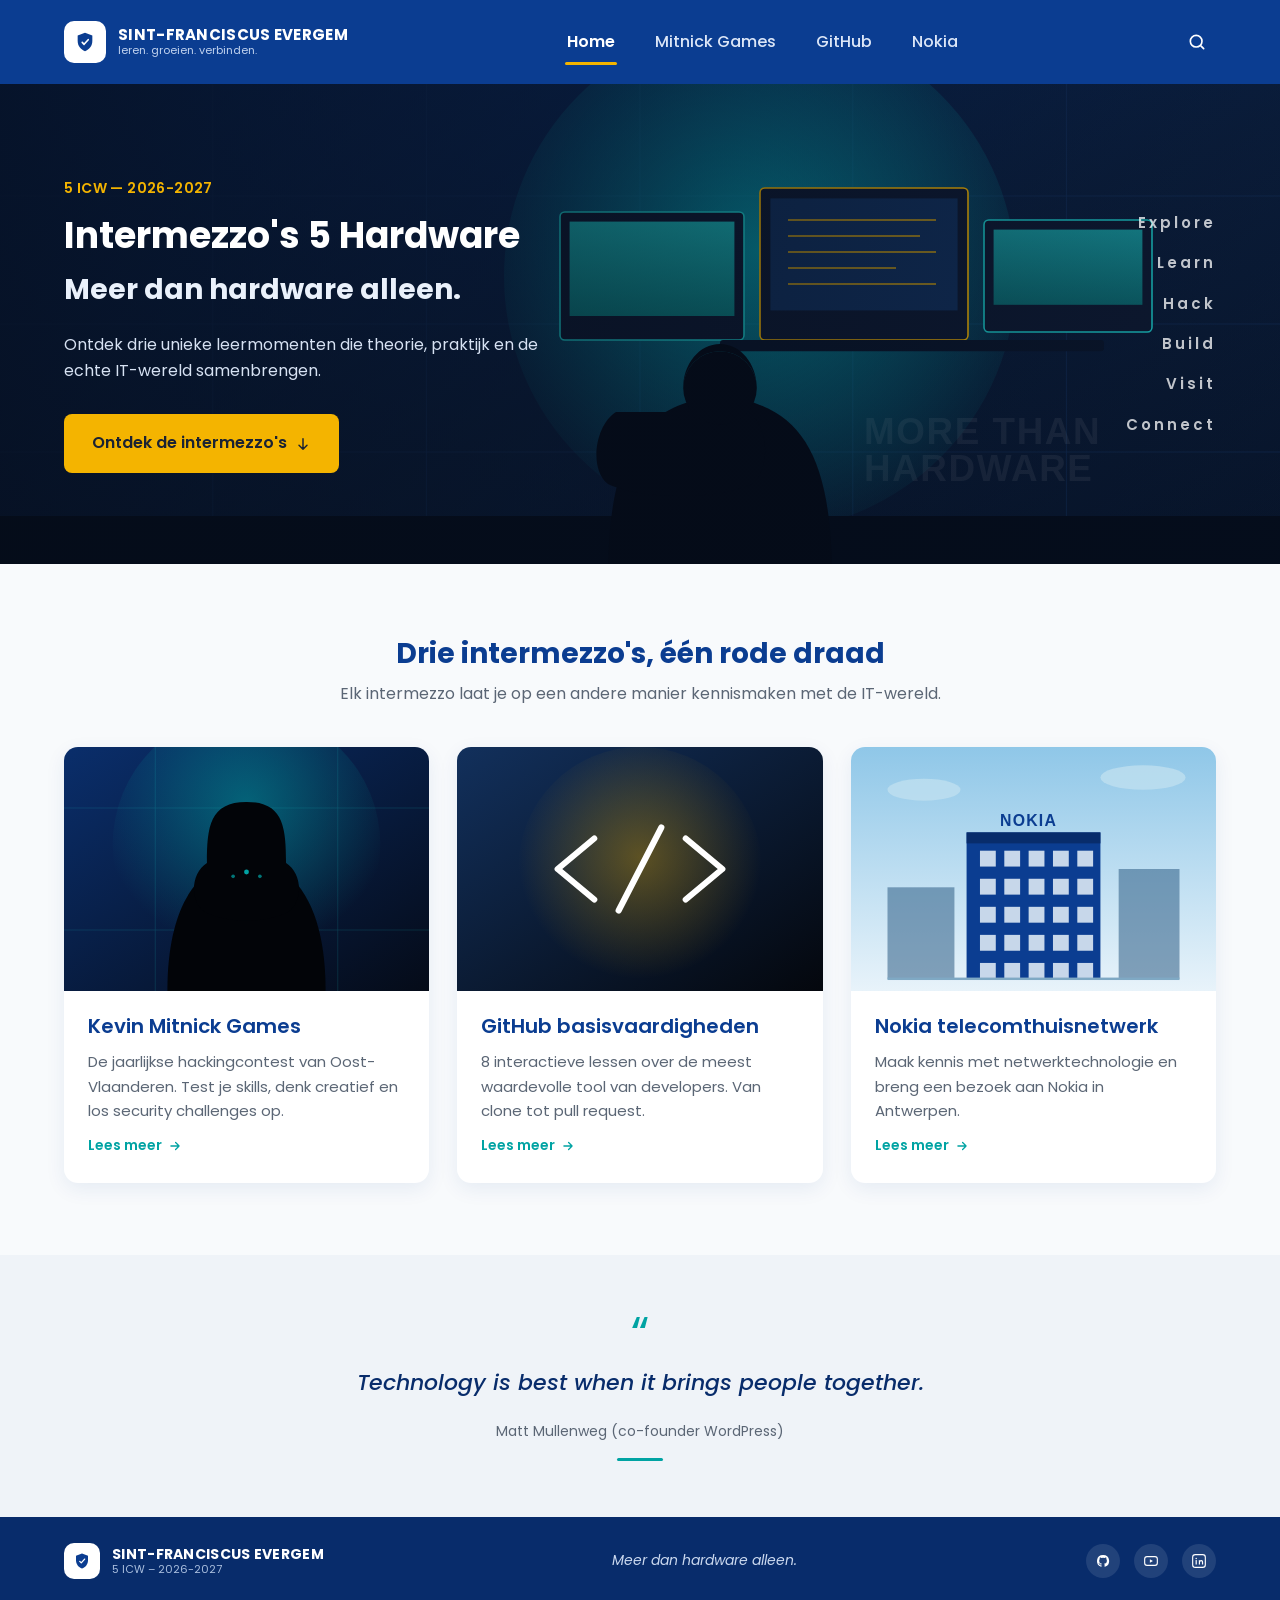
<file: website/index.html>
<!DOCTYPE html>
<html lang="nl">
<head>
<meta charset="UTF-8">
<meta name="viewport" content="width=device-width, initial-scale=1.0">
<title>Intermezzo's 5 Hardware | Sint-Franciscus Evergem</title>
<meta name="description" content="Intermezzo's 5 Hardware (ICW) — drie leermomenten die theorie, praktijk en de echte IT-wereld samenbrengen: Kevin Mitnick Games, GitHub basisvaardigheden en een bezoek aan Nokia.">
<link rel="preconnect" href="https://fonts.googleapis.com">
<link rel="preconnect" href="https://fonts.gstatic.com" crossorigin>
<link href="https://fonts.googleapis.com/css2?family=Poppins:wght@400;500;600;700&display=swap" rel="stylesheet">
<link rel="stylesheet" href="assets/css/style.css">
</head>
<body>
<a class="skip-link" href="#main">Ga naar de inhoud</a>

<header class="site-header">
  <div class="container">
    <a class="brand" href="index.html">
      <span class="brand-mark" aria-hidden="true">
        <svg width="22" height="22" viewBox="0 0 24 24" fill="none" xmlns="http://www.w3.org/2000/svg">
          <path d="M12 2L4 5v6c0 5.2 3.4 9.4 8 11 4.6-1.6 8-5.8 8-11V5l-8-3z" fill="#0B3D91"/>
          <path d="M9 12.5l2 2 4.5-5" stroke="#FFFFFF" stroke-width="1.8" stroke-linecap="round" stroke-linejoin="round"/>
        </svg>
      </span>
      <span class="brand-text">
        <span class="brand-name">SINT-FRANCISCUS EVERGEM</span>
        <span class="brand-tagline">leren. groeien. verbinden.</span>
      </span>
    </a>

    <nav class="main-nav" id="main-nav" aria-label="Hoofdnavigatie">
      <ul>
        <li><a href="index.html" aria-current="page">Home</a></li>
        <li><a href="mitnick.html">Mitnick Games</a></li>
        <li><a href="github.html">GitHub</a></li>
        <li><a href="nokia.html">Nokia</a></li>
      </ul>
    </nav>

    <div class="header-actions">
      <span class="icon-btn" aria-hidden="true">
        <svg width="20" height="20" viewBox="0 0 24 24" fill="none" xmlns="http://www.w3.org/2000/svg">
          <circle cx="11" cy="11" r="7" stroke="currentColor" stroke-width="2"/>
          <path d="M20 20L16.65 16.65" stroke="currentColor" stroke-width="2" stroke-linecap="round"/>
        </svg>
      </span>
      <button class="nav-toggle" id="nav-toggle" aria-expanded="false" aria-controls="main-nav" aria-label="Menu openen">
        <span></span><span></span><span></span>
      </button>
    </div>
  </div>
</header>

<main id="main">

  <section class="hero hero-home">
    <div class="container hero-inner">
      <div class="hero-content">
        <span class="hero-eyebrow">5 ICW — 2026-2027</span>
        <h1>Intermezzo's 5 Hardware</h1>
        <p class="hero-tagline">Meer dan hardware alleen.</p>
        <p class="hero-text">Ontdek drie unieke leermomenten die theorie, praktijk en de echte IT-wereld samenbrengen.</p>
        <a class="btn btn-accent" href="#intermezzos">
          Ontdek de intermezzo's
          <svg width="16" height="16" viewBox="0 0 24 24" fill="none" xmlns="http://www.w3.org/2000/svg" aria-hidden="true">
            <path d="M12 4v16M12 20l-6-6M12 20l6-6" stroke="currentColor" stroke-width="2.2" stroke-linecap="round" stroke-linejoin="round"/>
          </svg>
        </a>
      </div>
      <ul class="hero-sidelist" aria-hidden="true">
        <li><span>Explore</span></li>
        <li><span>Learn</span></li>
        <li><span>Hack</span></li>
        <li><span>Build</span></li>
        <li><span>Visit</span></li>
        <li><span>Connect</span></li>
      </ul>
    </div>
  </section>

  <section class="section" id="intermezzos">
    <div class="container">
      <div class="section-intro">
        <h2>Drie intermezzo's, één rode draad</h2>
        <p>Elk intermezzo laat je op een andere manier kennismaken met de IT-wereld.</p>
      </div>

      <div class="card-grid">
        <article class="card">
          <div class="card-media">
            <img src="assets/images/card-mitnick.svg" alt="Illustratie van een gehoodede figuur achter een computer, symbool voor de Kevin Mitnick Games">
          </div>
          <div class="card-body">
            <h3>Kevin Mitnick Games</h3>
            <p>De jaarlijkse hackingcontest van Oost-Vlaanderen. Test je skills, denk creatief en los security challenges op.</p>
            <a class="link-arrow" href="mitnick.html">
              Lees meer
              <svg width="14" height="14" viewBox="0 0 24 24" fill="none" xmlns="http://www.w3.org/2000/svg" aria-hidden="true"><path d="M5 12h14M13 6l6 6-6 6" stroke="currentColor" stroke-width="2.2" stroke-linecap="round" stroke-linejoin="round"/></svg>
            </a>
          </div>
        </article>

        <article class="card">
          <div class="card-media">
            <img src="assets/images/card-github.svg" alt="Illustratie van code-haakjes, symbool voor GitHub basisvaardigheden">
          </div>
          <div class="card-body">
            <h3>GitHub basisvaardigheden</h3>
            <p>8 interactieve lessen over de meest waardevolle tool van developers. Van clone tot pull request.</p>
            <a class="link-arrow" href="github.html">
              Lees meer
              <svg width="14" height="14" viewBox="0 0 24 24" fill="none" xmlns="http://www.w3.org/2000/svg" aria-hidden="true"><path d="M5 12h14M13 6l6 6-6 6" stroke="currentColor" stroke-width="2.2" stroke-linecap="round" stroke-linejoin="round"/></svg>
            </a>
          </div>
        </article>

        <article class="card">
          <div class="card-media">
            <img src="assets/images/card-nokia.svg" alt="Illustratie van het Nokia-kantoorgebouw in Antwerpen">
          </div>
          <div class="card-body">
            <h3>Nokia telecomthuisnetwerk</h3>
            <p>Maak kennis met netwerktechnologie en breng een bezoek aan Nokia in Antwerpen.</p>
            <a class="link-arrow" href="nokia.html">
              Lees meer
              <svg width="14" height="14" viewBox="0 0 24 24" fill="none" xmlns="http://www.w3.org/2000/svg" aria-hidden="true"><path d="M5 12h14M13 6l6 6-6 6" stroke="currentColor" stroke-width="2.2" stroke-linecap="round" stroke-linejoin="round"/></svg>
            </a>
          </div>
        </article>
      </div>
    </div>
  </section>

  <section class="quote-section">
    <div class="container">
      <p class="quote-mark" aria-hidden="true">&ldquo;</p>
      <blockquote>Technology is best when it brings people together.</blockquote>
      <p class="quote-cite">Matt Mullenweg (co-founder WordPress)</p>
      <div class="quote-rule" aria-hidden="true"></div>
    </div>
  </section>

</main>

<footer class="site-footer">
  <div class="container">
    <a class="footer-brand" href="index.html">
      <span class="brand-mark" aria-hidden="true">
        <svg width="18" height="18" viewBox="0 0 24 24" fill="none" xmlns="http://www.w3.org/2000/svg">
          <path d="M12 2L4 5v6c0 5.2 3.4 9.4 8 11 4.6-1.6 8-5.8 8-11V5l-8-3z" fill="#0B3D91"/>
          <path d="M9 12.5l2 2 4.5-5" stroke="#FFFFFF" stroke-width="1.8" stroke-linecap="round" stroke-linejoin="round"/>
        </svg>
      </span>
      <span class="brand-text">
        <span class="brand-name">SINT-FRANCISCUS EVERGEM</span>
        <span class="brand-tagline">5 ICW – 2026-2027</span>
      </span>
    </a>

    <p class="footer-tagline">Meer dan hardware alleen.</p>

    <div class="footer-social">
      <a href="https://github.com" target="_blank" rel="noopener" aria-label="GitHub van 5 ICW">
        <svg width="16" height="16" viewBox="0 0 24 24" fill="none" xmlns="http://www.w3.org/2000/svg" aria-hidden="true">
          <path d="M12 3a9 9 0 00-2.85 17.54c.45.08.61-.2.61-.44v-1.7c-2.5.55-3.03-1.07-3.03-1.07-.41-1.05-1-1.33-1-1.33-.82-.56.06-.55.06-.55.9.06 1.38.93 1.38.93.8 1.38 2.11.98 2.62.75.08-.58.31-.98.57-1.21-2-.23-4.1-1-4.1-4.46 0-.99.35-1.79.93-2.42-.09-.23-.4-1.15.09-2.4 0 0 .76-.25 2.5.92a8.5 8.5 0 014.55 0c1.73-1.17 2.5-.92 2.5-.92.49 1.25.18 2.17.09 2.4.58.63.93 1.43.93 2.42 0 3.47-2.11 4.23-4.12 4.45.32.28.61.85.61 1.7v2.52c0 .24.16.53.62.44A9 9 0 0012 3z" fill="currentColor"/>
        </svg>
      </a>
      <a href="https://youtube.com" target="_blank" rel="noopener" aria-label="YouTube van 5 ICW">
        <svg width="16" height="16" viewBox="0 0 24 24" fill="none" xmlns="http://www.w3.org/2000/svg" aria-hidden="true">
          <rect x="2.5" y="5.5" width="19" height="13" rx="3.5" stroke="currentColor" stroke-width="1.7"/>
          <path d="M10.3 9.3v5.4l4.7-2.7-4.7-2.7z" fill="currentColor"/>
        </svg>
      </a>
      <a href="https://linkedin.com" target="_blank" rel="noopener" aria-label="LinkedIn van 5 ICW">
        <svg width="16" height="16" viewBox="0 0 24 24" fill="none" xmlns="http://www.w3.org/2000/svg" aria-hidden="true">
          <rect x="2.5" y="2.5" width="19" height="19" rx="4" stroke="currentColor" stroke-width="1.7"/>
          <circle cx="7.8" cy="8.2" r="1.15" fill="currentColor"/>
          <rect x="6.9" y="10.6" width="1.8" height="6.7" fill="currentColor"/>
          <path d="M11.2 10.6h1.8v1c.5-.75 1.3-1.2 2.3-1.2 1.9 0 2.9 1.25 2.9 3.35v3.55h-1.8v-3.2c0-1-.4-1.7-1.35-1.7-.75 0-1.2.5-1.4 1-.07.18-.09.42-.09.66v3.24h-1.8c0-.02.02-6.08 0-6.7z" fill="currentColor"/>
        </svg>
      </a>
    </div>
  </div>
</footer>

<script src="assets/js/main.js"></script>
</body>
</html>
</file>
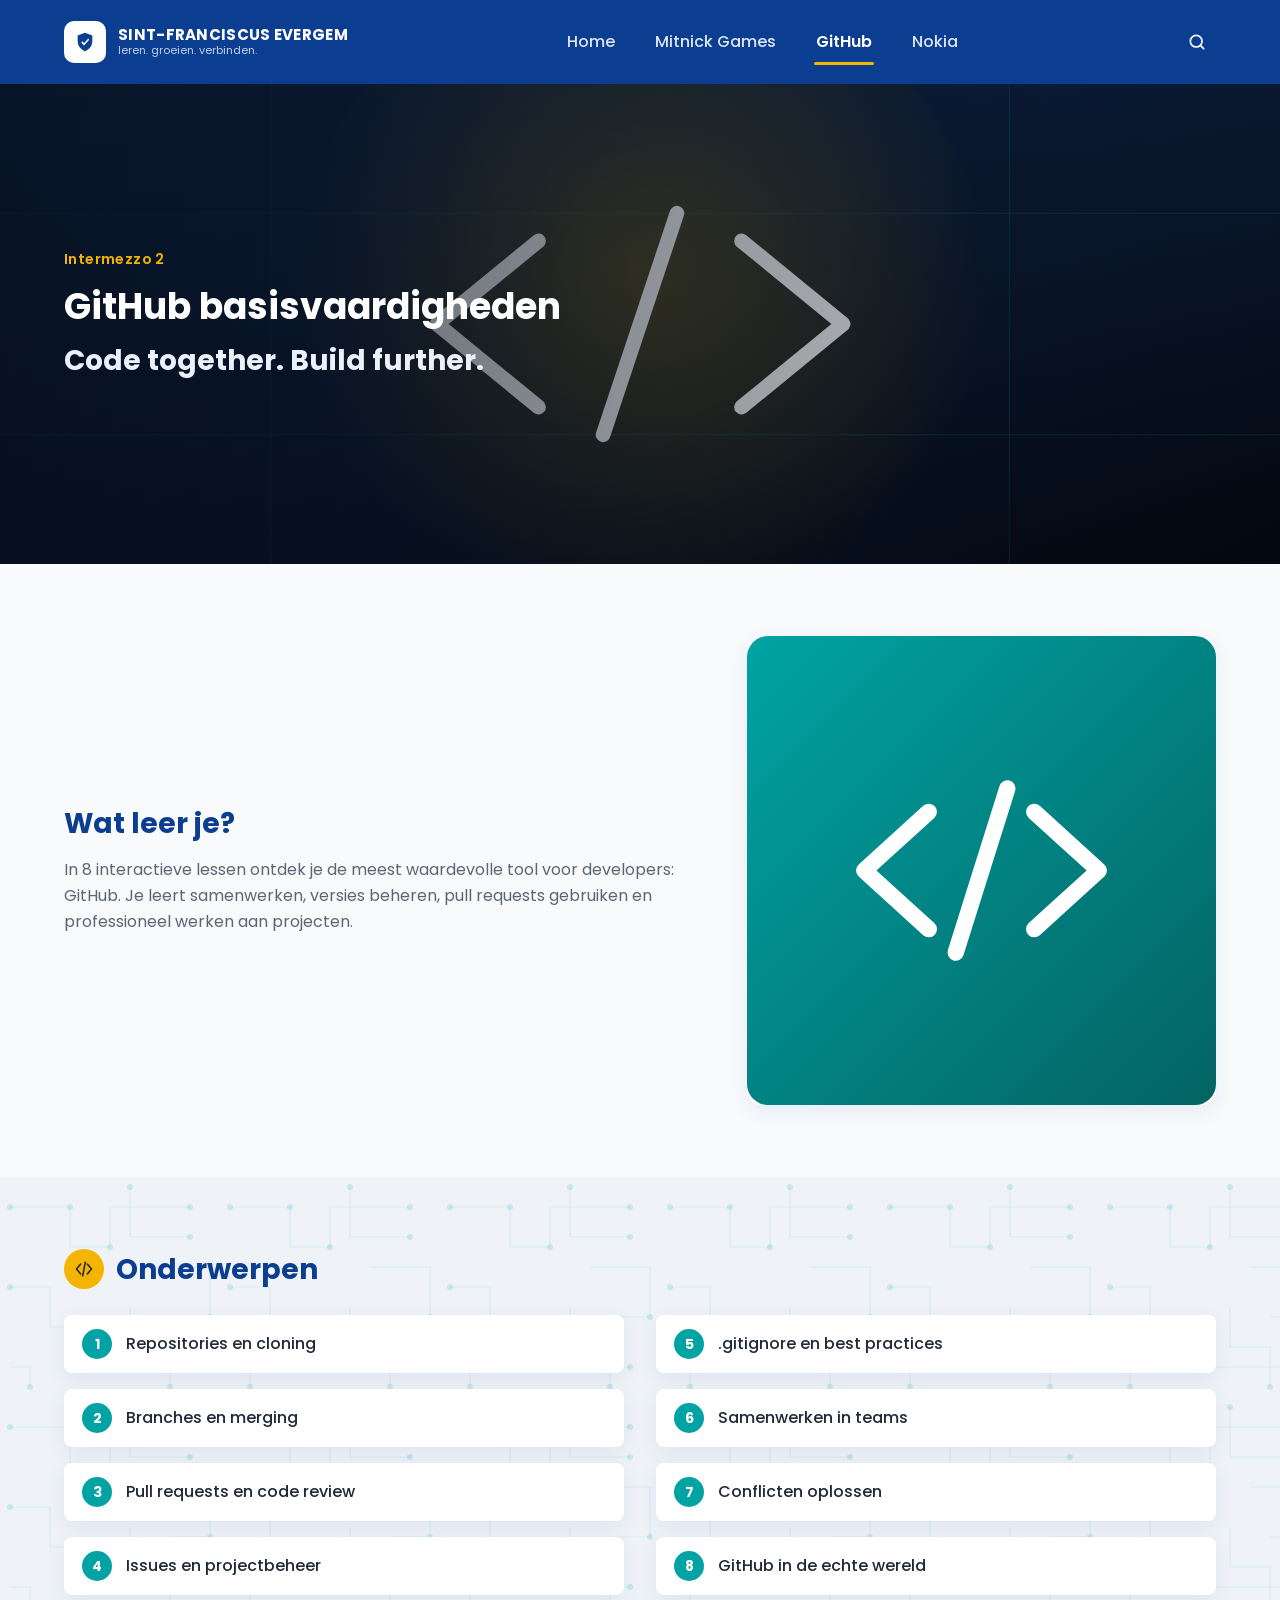
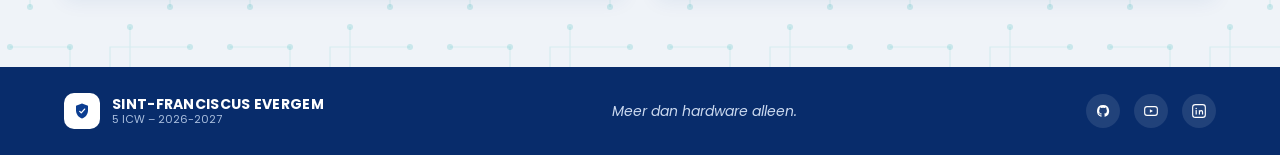
<file: website/github.html>
<!DOCTYPE html>
<html lang="nl">
<head>
<meta charset="UTF-8">
<meta name="viewport" content="width=device-width, initial-scale=1.0">
<title>GitHub basisvaardigheden | Sint-Franciscus Evergem</title>
<meta name="description" content="GitHub basisvaardigheden: 8 interactieve lessen over de meest waardevolle tool van developers. Code together. Build further.">
<link rel="preconnect" href="https://fonts.googleapis.com">
<link rel="preconnect" href="https://fonts.gstatic.com" crossorigin>
<link href="https://fonts.googleapis.com/css2?family=Poppins:wght@400;500;600;700&display=swap" rel="stylesheet">
<link rel="stylesheet" href="assets/css/style.css">
</head>
<body>
<a class="skip-link" href="#main">Ga naar de inhoud</a>

<header class="site-header">
  <div class="container">
    <a class="brand" href="index.html">
      <span class="brand-mark" aria-hidden="true">
        <svg width="22" height="22" viewBox="0 0 24 24" fill="none" xmlns="http://www.w3.org/2000/svg">
          <path d="M12 2L4 5v6c0 5.2 3.4 9.4 8 11 4.6-1.6 8-5.8 8-11V5l-8-3z" fill="#0B3D91"/>
          <path d="M9 12.5l2 2 4.5-5" stroke="#FFFFFF" stroke-width="1.8" stroke-linecap="round" stroke-linejoin="round"/>
        </svg>
      </span>
      <span class="brand-text">
        <span class="brand-name">SINT-FRANCISCUS EVERGEM</span>
        <span class="brand-tagline">leren. groeien. verbinden.</span>
      </span>
    </a>

    <nav class="main-nav" id="main-nav" aria-label="Hoofdnavigatie">
      <ul>
        <li><a href="index.html">Home</a></li>
        <li><a href="mitnick.html">Mitnick Games</a></li>
        <li><a href="github.html" aria-current="page">GitHub</a></li>
        <li><a href="nokia.html">Nokia</a></li>
      </ul>
    </nav>

    <div class="header-actions">
      <span class="icon-btn" aria-hidden="true">
        <svg width="20" height="20" viewBox="0 0 24 24" fill="none" xmlns="http://www.w3.org/2000/svg">
          <circle cx="11" cy="11" r="7" stroke="currentColor" stroke-width="2"/>
          <path d="M20 20L16.65 16.65" stroke="currentColor" stroke-width="2" stroke-linecap="round"/>
        </svg>
      </span>
      <button class="nav-toggle" id="nav-toggle" aria-expanded="false" aria-controls="main-nav" aria-label="Menu openen">
        <span></span><span></span><span></span>
      </button>
    </div>
  </div>
</header>

<main id="main">

  <section class="hero hero-github">
    <div class="container hero-inner">
      <div class="hero-content">
        <span class="hero-eyebrow">Intermezzo 2</span>
        <h1>GitHub basisvaardigheden</h1>
        <p class="hero-tagline">Code together. Build further.</p>
      </div>
    </div>
  </section>

  <section class="section">
    <div class="container about-grid">
      <div class="about-text">
        <h2>Wat leer je?</h2>
        <p>In 8 interactieve lessen ontdek je de meest waardevolle tool voor developers: GitHub. Je leert samenwerken, versies beheren, pull requests gebruiken en professioneel werken aan projecten.</p>
      </div>
      <div class="about-media">
        <img src="assets/images/about-github.svg" alt="Illustratie van code-haakjes op een teal achtergrond, symbool voor GitHub">
      </div>
    </div>
  </section>

  <section class="section section-alt">
    <div class="container">
      <div class="section-heading">
        <span class="icon-badge" aria-hidden="true">
          <svg width="20" height="20" viewBox="0 0 24 24" fill="none" xmlns="http://www.w3.org/2000/svg">
            <path d="M8 6l-5 6 5 6M16 6l5 6-5 6M13.5 4l-3 16" stroke="#1A2233" stroke-width="1.8" stroke-linecap="round" stroke-linejoin="round"/>
          </svg>
        </span>
        <h2>Onderwerpen</h2>
      </div>

      <div class="topics-grid">
        <div class="topic-item"><span class="topic-number">1</span><span>Repositories en cloning</span></div>
        <div class="topic-item"><span class="topic-number">5</span><span>.gitignore en best practices</span></div>
        <div class="topic-item"><span class="topic-number">2</span><span>Branches en merging</span></div>
        <div class="topic-item"><span class="topic-number">6</span><span>Samenwerken in teams</span></div>
        <div class="topic-item"><span class="topic-number">3</span><span>Pull requests en code review</span></div>
        <div class="topic-item"><span class="topic-number">7</span><span>Conflicten oplossen</span></div>
        <div class="topic-item"><span class="topic-number">4</span><span>Issues en projectbeheer</span></div>
        <div class="topic-item"><span class="topic-number">8</span><span>GitHub in de echte wereld</span></div>
      </div>
    </div>
  </section>

</main>

<footer class="site-footer">
  <div class="container">
    <a class="footer-brand" href="index.html">
      <span class="brand-mark" aria-hidden="true">
        <svg width="18" height="18" viewBox="0 0 24 24" fill="none" xmlns="http://www.w3.org/2000/svg">
          <path d="M12 2L4 5v6c0 5.2 3.4 9.4 8 11 4.6-1.6 8-5.8 8-11V5l-8-3z" fill="#0B3D91"/>
          <path d="M9 12.5l2 2 4.5-5" stroke="#FFFFFF" stroke-width="1.8" stroke-linecap="round" stroke-linejoin="round"/>
        </svg>
      </span>
      <span class="brand-text">
        <span class="brand-name">SINT-FRANCISCUS EVERGEM</span>
        <span class="brand-tagline">5 ICW – 2026-2027</span>
      </span>
    </a>

    <p class="footer-tagline">Meer dan hardware alleen.</p>

    <div class="footer-social">
      <a href="https://github.com" target="_blank" rel="noopener" aria-label="GitHub van 5 ICW">
        <svg width="16" height="16" viewBox="0 0 24 24" fill="none" xmlns="http://www.w3.org/2000/svg" aria-hidden="true">
          <path d="M12 3a9 9 0 00-2.85 17.54c.45.08.61-.2.61-.44v-1.7c-2.5.55-3.03-1.07-3.03-1.07-.41-1.05-1-1.33-1-1.33-.82-.56.06-.55.06-.55.9.06 1.38.93 1.38.93.8 1.38 2.11.98 2.62.75.08-.58.31-.98.57-1.21-2-.23-4.1-1-4.1-4.46 0-.99.35-1.79.93-2.42-.09-.23-.4-1.15.09-2.4 0 0 .76-.25 2.5.92a8.5 8.5 0 014.55 0c1.73-1.17 2.5-.92 2.5-.92.49 1.25.18 2.17.09 2.4.58.63.93 1.43.93 2.42 0 3.47-2.11 4.23-4.12 4.45.32.28.61.85.61 1.7v2.52c0 .24.16.53.62.44A9 9 0 0012 3z" fill="currentColor"/>
        </svg>
      </a>
      <a href="https://youtube.com" target="_blank" rel="noopener" aria-label="YouTube van 5 ICW">
        <svg width="16" height="16" viewBox="0 0 24 24" fill="none" xmlns="http://www.w3.org/2000/svg" aria-hidden="true">
          <rect x="2.5" y="5.5" width="19" height="13" rx="3.5" stroke="currentColor" stroke-width="1.7"/>
          <path d="M10.3 9.3v5.4l4.7-2.7-4.7-2.7z" fill="currentColor"/>
        </svg>
      </a>
      <a href="https://linkedin.com" target="_blank" rel="noopener" aria-label="LinkedIn van 5 ICW">
        <svg width="16" height="16" viewBox="0 0 24 24" fill="none" xmlns="http://www.w3.org/2000/svg" aria-hidden="true">
          <rect x="2.5" y="2.5" width="19" height="19" rx="4" stroke="currentColor" stroke-width="1.7"/>
          <circle cx="7.8" cy="8.2" r="1.15" fill="currentColor"/>
          <rect x="6.9" y="10.6" width="1.8" height="6.7" fill="currentColor"/>
          <path d="M11.2 10.6h1.8v1c.5-.75 1.3-1.2 2.3-1.2 1.9 0 2.9 1.25 2.9 3.35v3.55h-1.8v-3.2c0-1-.4-1.7-1.35-1.7-.75 0-1.2.5-1.4 1-.07.18-.09.42-.09.66v3.24h-1.8c0-.02.02-6.08 0-6.7z" fill="currentColor"/>
        </svg>
      </a>
    </div>
  </div>
</footer>

<script src="assets/js/main.js"></script>
</body>
</html>
</file>
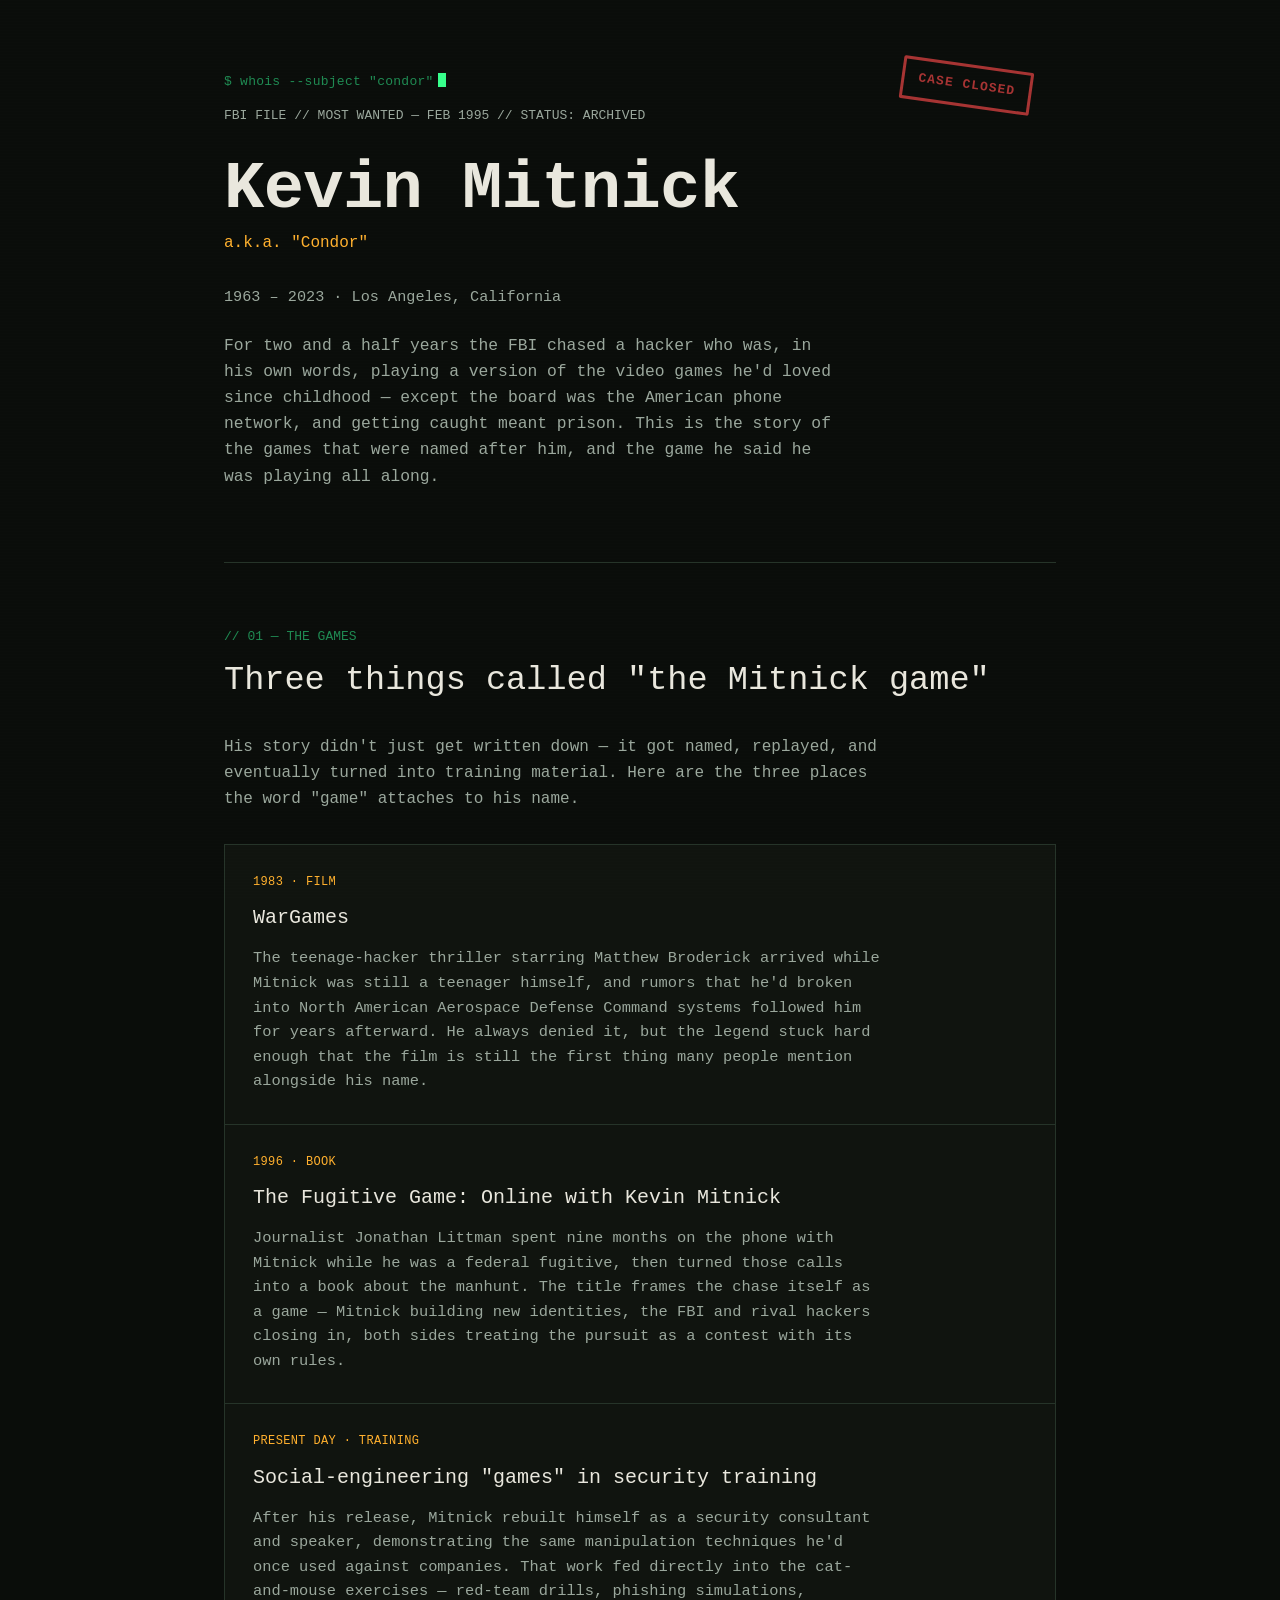
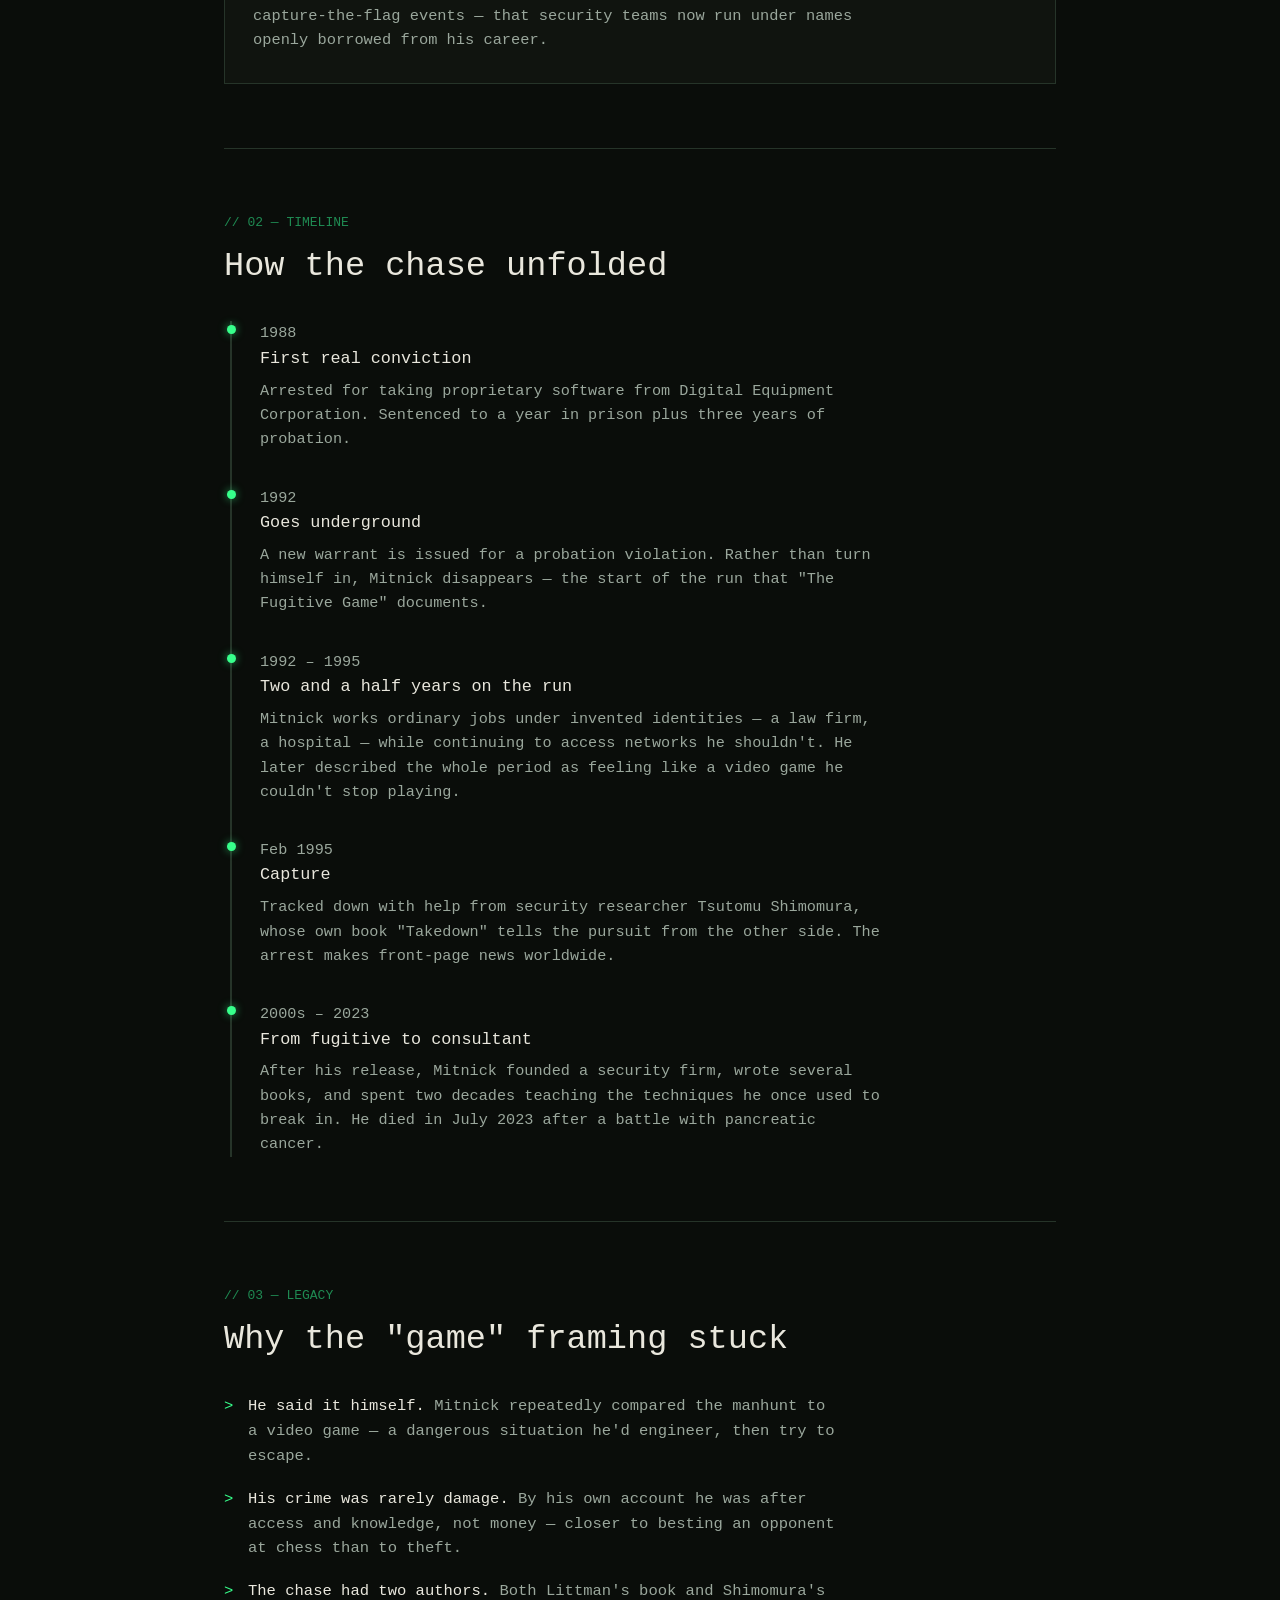
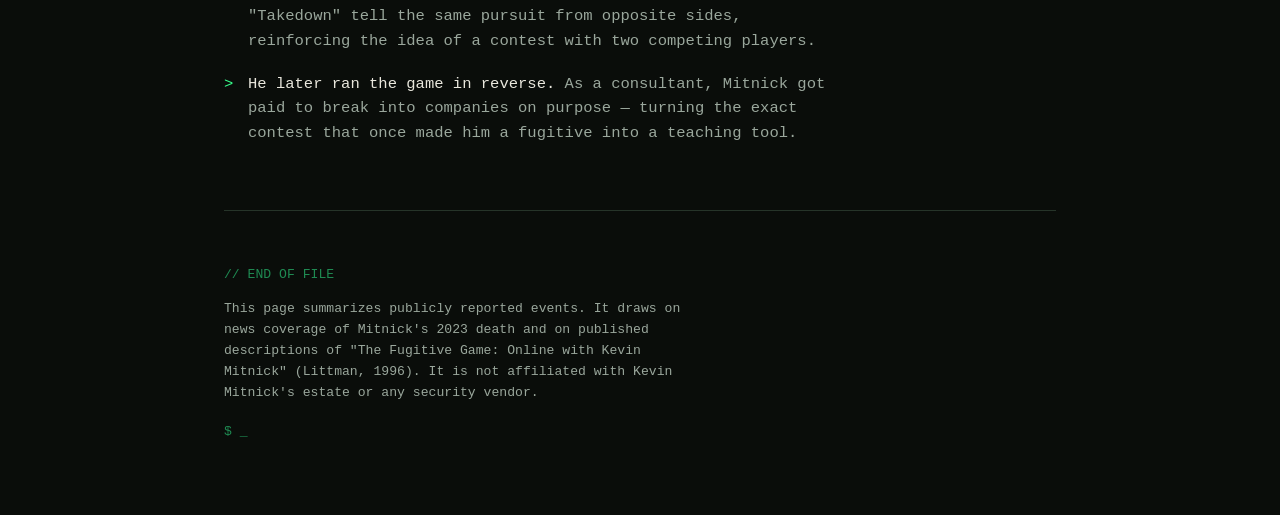
<file: website/kevin.html>
<!DOCTYPE html>
<html lang="en">
<head>
<meta charset="UTF-8">
<meta name="viewport" content="width=device-width, initial-scale=1.0">
<title>Case File: Kevin Mitnick &amp; The Games</title>
<link rel="stylesheet" href="style.css">
</head>
<body>

<div class="scanlines"></div>

<div class="wrap">

  <header class="hero">
    <div class="stamp">CASE CLOSED</div>
    <p class="boot-line">$ whois --subject "condor"<span class="cursor"></span></p>
    <p class="case-id">FBI FILE // MOST WANTED — FEB 1995 // STATUS: ARCHIVED</p>
    <h1 class="name">Kevin Mitnick</h1>
    <p class="alias">a.k.a. "Condor"</p>
    <p class="dates">1963 – 2023 · Los Angeles, California</p>
    <p class="dek">For two and a half years the FBI chased a hacker who was, in his own words, playing a version of the video games he'd loved since childhood — except the board was the American phone network, and getting caught meant prison. This is the story of the games that were named after him, and the game he said he was playing all along.</p>
  </header>

  <section id="games">
    <p class="section-tag">// 01 — THE GAMES</p>
    <h2>Three things called "the Mitnick game"</h2>
    <p class="muted" style="margin-bottom:32px;">His story didn't just get written down — it got named, replayed, and eventually turned into training material. Here are the three places the word "game" attaches to his name.</p>

    <div class="games">
      <div class="game-card">
        <div class="kicker">1983 · FILM</div>
        <h3>WarGames</h3>
        <p>The teenage-hacker thriller starring Matthew Broderick arrived while Mitnick was still a teenager himself, and rumors that he'd broken into North American Aerospace Defense Command systems followed him for years afterward. He always denied it, but the legend stuck hard enough that the film is still the first thing many people mention alongside his name.</p>
      </div>

      <div class="game-card">
        <div class="kicker">1996 · BOOK</div>
        <h3>The Fugitive Game: Online with Kevin Mitnick</h3>
        <p>Journalist Jonathan Littman spent nine months on the phone with Mitnick while he was a federal fugitive, then turned those calls into a book about the manhunt. The title frames the chase itself as a game — Mitnick building new identities, the FBI and rival hackers closing in, both sides treating the pursuit as a contest with its own rules.</p>
      </div>

      <div class="game-card">
        <div class="kicker">PRESENT DAY · TRAINING</div>
        <h3>Social-engineering "games" in security training</h3>
        <p>After his release, Mitnick rebuilt himself as a security consultant and speaker, demonstrating the same manipulation techniques he'd once used against companies. That work fed directly into the cat-and-mouse exercises — red-team drills, phishing simulations, capture-the-flag events — that security teams now run under names openly borrowed from his career.</p>
      </div>
    </div>
  </section>

  <section id="timeline">
    <p class="section-tag">// 02 — TIMELINE</p>
    <h2>How the chase unfolded</h2>

    <div class="timeline">
      <div class="tl-item">
        <p class="tl-year">1988</p>
        <h4>First real conviction</h4>
        <p>Arrested for taking proprietary software from Digital Equipment Corporation. Sentenced to a year in prison plus three years of probation.</p>
      </div>
      <div class="tl-item">
        <p class="tl-year">1992</p>
        <h4>Goes underground</h4>
        <p>A new warrant is issued for a probation violation. Rather than turn himself in, Mitnick disappears — the start of the run that "The Fugitive Game" documents.</p>
      </div>
      <div class="tl-item">
        <p class="tl-year">1992 – 1995</p>
        <h4>Two and a half years on the run</h4>
        <p>Mitnick works ordinary jobs under invented identities — a law firm, a hospital — while continuing to access networks he shouldn't. He later described the whole period as feeling like a video game he couldn't stop playing.</p>
      </div>
      <div class="tl-item">
        <p class="tl-year">Feb 1995</p>
        <h4>Capture</h4>
        <p>Tracked down with help from security researcher Tsutomu Shimomura, whose own book "Takedown" tells the pursuit from the other side. The arrest makes front-page news worldwide.</p>
      </div>
      <div class="tl-item">
        <p class="tl-year">2000s – 2023</p>
        <h4>From fugitive to consultant</h4>
        <p>After his release, Mitnick founded a security firm, wrote several books, and spent two decades teaching the techniques he once used to break in. He died in July 2023 after a battle with pancreatic cancer.</p>
      </div>
    </div>
  </section>

  <section id="legacy">
    <p class="section-tag">// 03 — LEGACY</p>
    <h2>Why the "game" framing stuck</h2>
    <ul class="legacy-list">
      <li><strong>He said it himself.</strong> Mitnick repeatedly compared the manhunt to a video game — a dangerous situation he'd engineer, then try to escape.</li>
      <li><strong>His crime was rarely damage.</strong> By his own account he was after access and knowledge, not money — closer to besting an opponent at chess than to theft.</li>
      <li><strong>The chase had two authors.</strong> Both Littman's book and Shimomura's "Takedown" tell the same pursuit from opposite sides, reinforcing the idea of a contest with two competing players.</li>
      <li><strong>He later ran the game in reverse.</strong> As a consultant, Mitnick got paid to break into companies on purpose — turning the exact contest that once made him a fugitive into a teaching tool.</li>
    </ul>
  </section>

  <footer>
    <p class="wrap-note" style="color:var(--phosphor-dim); font-size:0.82rem; margin-bottom:10px;">// END OF FILE</p>
    <p>This page summarizes publicly reported events. It draws on news coverage of Mitnick's 2023 death and on published descriptions of "The Fugitive Game: Online with Kevin Mitnick" (Littman, 1996). It is not affiliated with Kevin Mitnick's estate or any security vendor.</p>
    <p class="prompt">$ _</p>
  </footer>

</div>

</body>
</html>
</file>
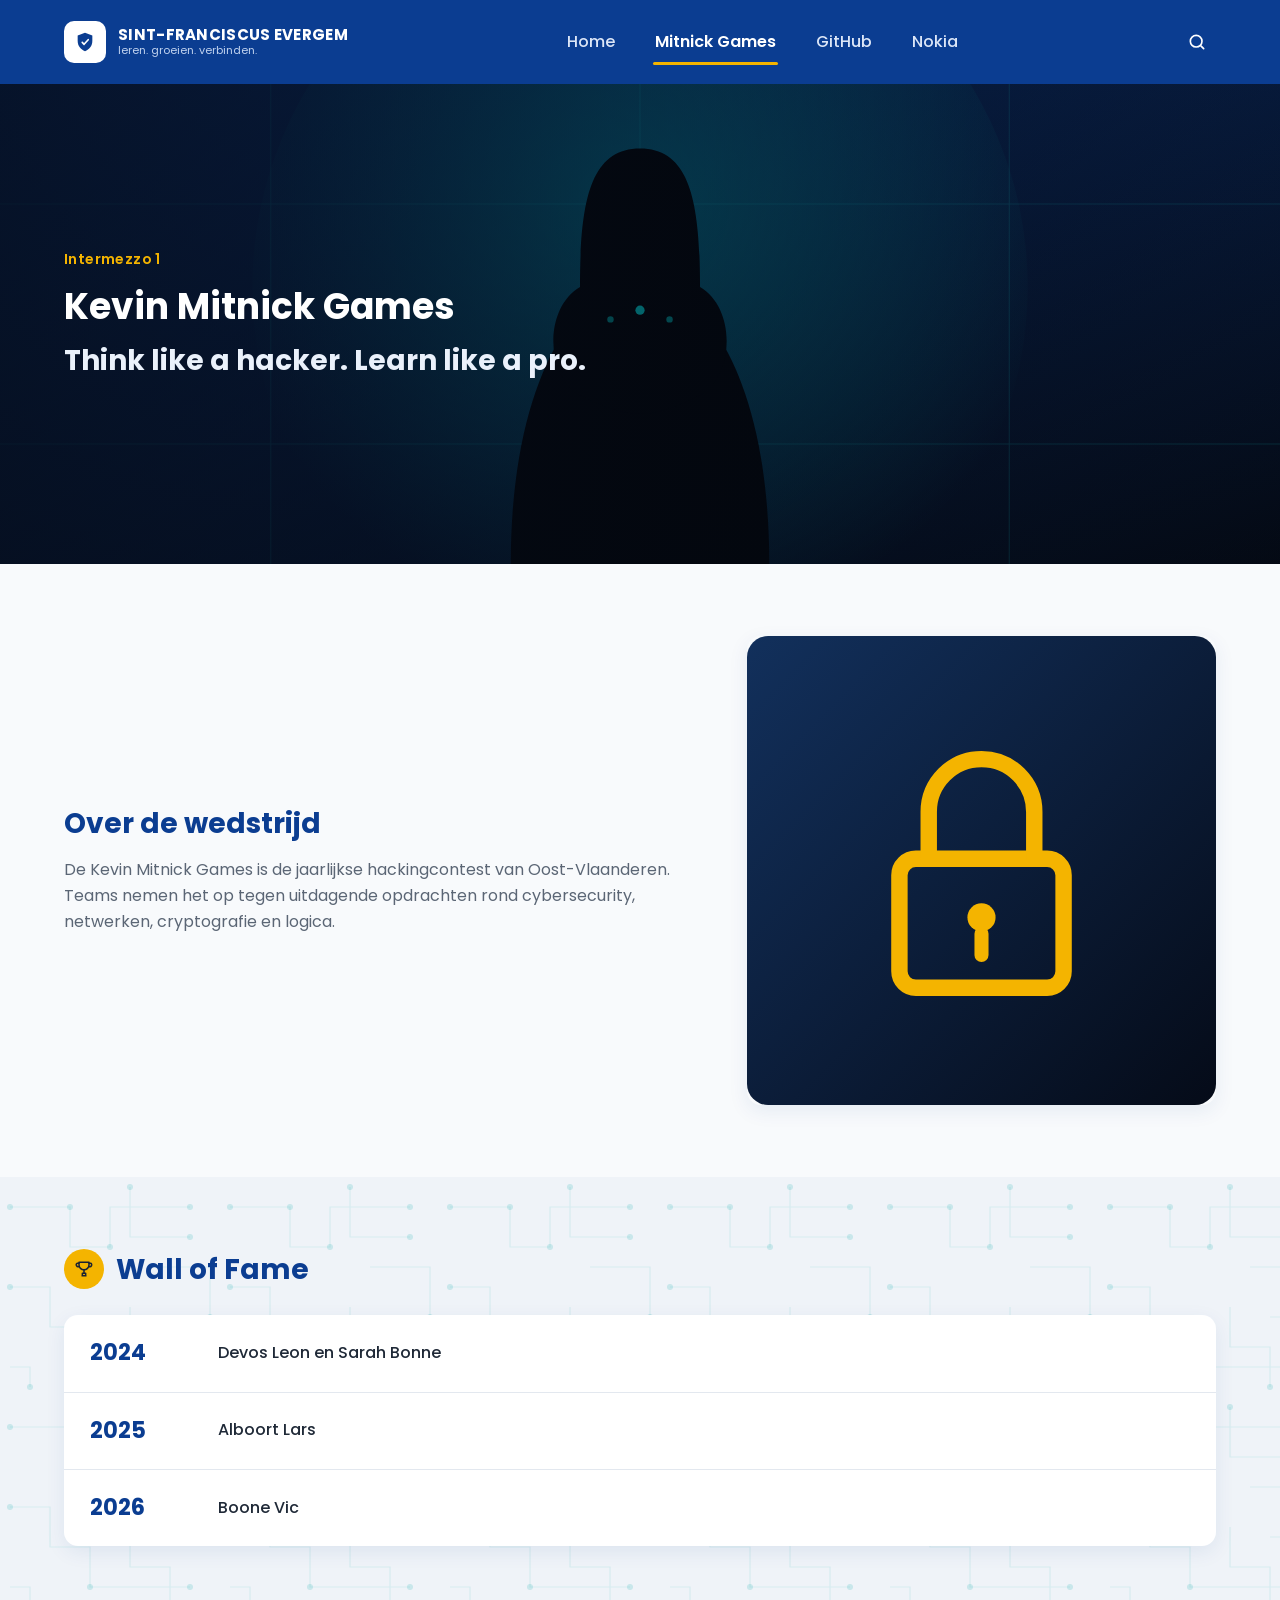
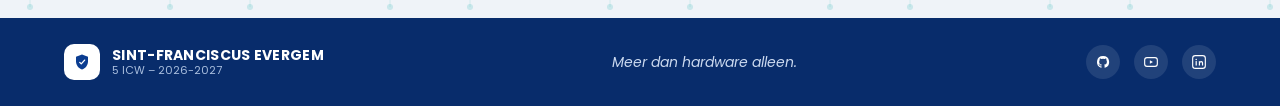
<file: website/mitnick.html>
<!DOCTYPE html>
<html lang="nl">
<head>
<meta charset="UTF-8">
<meta name="viewport" content="width=device-width, initial-scale=1.0">
<title>Kevin Mitnick Games | Sint-Franciscus Evergem</title>
<meta name="description" content="De Kevin Mitnick Games: de jaarlijkse hackingcontest van Oost-Vlaanderen. Denk als een hacker, leer als een pro.">
<link rel="preconnect" href="https://fonts.googleapis.com">
<link rel="preconnect" href="https://fonts.gstatic.com" crossorigin>
<link href="https://fonts.googleapis.com/css2?family=Poppins:wght@400;500;600;700&display=swap" rel="stylesheet">
<link rel="stylesheet" href="assets/css/style.css">
</head>
<body>
<a class="skip-link" href="#main">Ga naar de inhoud</a>

<header class="site-header">
  <div class="container">
    <a class="brand" href="index.html">
      <span class="brand-mark" aria-hidden="true">
        <svg width="22" height="22" viewBox="0 0 24 24" fill="none" xmlns="http://www.w3.org/2000/svg">
          <path d="M12 2L4 5v6c0 5.2 3.4 9.4 8 11 4.6-1.6 8-5.8 8-11V5l-8-3z" fill="#0B3D91"/>
          <path d="M9 12.5l2 2 4.5-5" stroke="#FFFFFF" stroke-width="1.8" stroke-linecap="round" stroke-linejoin="round"/>
        </svg>
      </span>
      <span class="brand-text">
        <span class="brand-name">SINT-FRANCISCUS EVERGEM</span>
        <span class="brand-tagline">leren. groeien. verbinden.</span>
      </span>
    </a>

    <nav class="main-nav" id="main-nav" aria-label="Hoofdnavigatie">
      <ul>
        <li><a href="index.html">Home</a></li>
        <li><a href="mitnick.html" aria-current="page">Mitnick Games</a></li>
        <li><a href="github.html">GitHub</a></li>
        <li><a href="nokia.html">Nokia</a></li>
      </ul>
    </nav>

    <div class="header-actions">
      <span class="icon-btn" aria-hidden="true">
        <svg width="20" height="20" viewBox="0 0 24 24" fill="none" xmlns="http://www.w3.org/2000/svg">
          <circle cx="11" cy="11" r="7" stroke="currentColor" stroke-width="2"/>
          <path d="M20 20L16.65 16.65" stroke="currentColor" stroke-width="2" stroke-linecap="round"/>
        </svg>
      </span>
      <button class="nav-toggle" id="nav-toggle" aria-expanded="false" aria-controls="main-nav" aria-label="Menu openen">
        <span></span><span></span><span></span>
      </button>
    </div>
  </div>
</header>

<main id="main">

  <section class="hero hero-mitnick">
    <div class="container hero-inner">
      <div class="hero-content">
        <span class="hero-eyebrow">Intermezzo 1</span>
        <h1>Kevin Mitnick Games</h1>
        <p class="hero-tagline">Think like a hacker. Learn like a pro.</p>
      </div>
    </div>
  </section>

  <section class="section">
    <div class="container about-grid">
      <div class="about-text">
        <h2>Over de wedstrijd</h2>
        <p>De Kevin Mitnick Games is de jaarlijkse hackingcontest van Oost-Vlaanderen. Teams nemen het op tegen uitdagende opdrachten rond cybersecurity, netwerken, cryptografie en logica.</p>
      </div>
      <div class="about-media">
        <img src="assets/images/about-mitnick.svg" alt="Illustratie van een digitaal hangslot, symbool voor cybersecurity">
      </div>
    </div>
  </section>

  <section class="section section-alt">
    <div class="container">
      <div class="section-heading">
        <span class="icon-badge" aria-hidden="true">
          <svg width="20" height="20" viewBox="0 0 24 24" fill="none" xmlns="http://www.w3.org/2000/svg">
            <path d="M6 4h12v3a6 6 0 01-6 6 6 6 0 01-6-6V4z" stroke="#1A2233" stroke-width="1.8" stroke-linejoin="round"/>
            <path d="M6 5H4a2 2 0 002 4M18 5h2a2 2 0 01-2 4" stroke="#1A2233" stroke-width="1.8" stroke-linecap="round"/>
            <path d="M12 13v4M9 20h6M10 17h4v3h-4z" stroke="#1A2233" stroke-width="1.8" stroke-linejoin="round"/>
          </svg>
        </span>
        <h2>Wall of Fame</h2>
      </div>

      <div class="wall-of-fame">
        <div class="wof-row">
          <span class="wof-year">2024</span>
          <span class="wof-name">Devos Leon en Sarah Bonne</span>
        </div>
        <div class="wof-row">
          <span class="wof-year">2025</span>
          <span class="wof-name">Alboort Lars</span>
        </div>
        <div class="wof-row">
          <span class="wof-year">2026</span>
          <span class="wof-name">Boone Vic</span>
        </div>
      </div>
    </div>
  </section>

</main>

<footer class="site-footer">
  <div class="container">
    <a class="footer-brand" href="index.html">
      <span class="brand-mark" aria-hidden="true">
        <svg width="18" height="18" viewBox="0 0 24 24" fill="none" xmlns="http://www.w3.org/2000/svg">
          <path d="M12 2L4 5v6c0 5.2 3.4 9.4 8 11 4.6-1.6 8-5.8 8-11V5l-8-3z" fill="#0B3D91"/>
          <path d="M9 12.5l2 2 4.5-5" stroke="#FFFFFF" stroke-width="1.8" stroke-linecap="round" stroke-linejoin="round"/>
        </svg>
      </span>
      <span class="brand-text">
        <span class="brand-name">SINT-FRANCISCUS EVERGEM</span>
        <span class="brand-tagline">5 ICW – 2026-2027</span>
      </span>
    </a>

    <p class="footer-tagline">Meer dan hardware alleen.</p>

    <div class="footer-social">
      <a href="https://github.com" target="_blank" rel="noopener" aria-label="GitHub van 5 ICW">
        <svg width="16" height="16" viewBox="0 0 24 24" fill="none" xmlns="http://www.w3.org/2000/svg" aria-hidden="true">
          <path d="M12 3a9 9 0 00-2.85 17.54c.45.08.61-.2.61-.44v-1.7c-2.5.55-3.03-1.07-3.03-1.07-.41-1.05-1-1.33-1-1.33-.82-.56.06-.55.06-.55.9.06 1.38.93 1.38.93.8 1.38 2.11.98 2.62.75.08-.58.31-.98.57-1.21-2-.23-4.1-1-4.1-4.46 0-.99.35-1.79.93-2.42-.09-.23-.4-1.15.09-2.4 0 0 .76-.25 2.5.92a8.5 8.5 0 014.55 0c1.73-1.17 2.5-.92 2.5-.92.49 1.25.18 2.17.09 2.4.58.63.93 1.43.93 2.42 0 3.47-2.11 4.23-4.12 4.45.32.28.61.85.61 1.7v2.52c0 .24.16.53.62.44A9 9 0 0012 3z" fill="currentColor"/>
        </svg>
      </a>
      <a href="https://youtube.com" target="_blank" rel="noopener" aria-label="YouTube van 5 ICW">
        <svg width="16" height="16" viewBox="0 0 24 24" fill="none" xmlns="http://www.w3.org/2000/svg" aria-hidden="true">
          <rect x="2.5" y="5.5" width="19" height="13" rx="3.5" stroke="currentColor" stroke-width="1.7"/>
          <path d="M10.3 9.3v5.4l4.7-2.7-4.7-2.7z" fill="currentColor"/>
        </svg>
      </a>
      <a href="https://linkedin.com" target="_blank" rel="noopener" aria-label="LinkedIn van 5 ICW">
        <svg width="16" height="16" viewBox="0 0 24 24" fill="none" xmlns="http://www.w3.org/2000/svg" aria-hidden="true">
          <rect x="2.5" y="2.5" width="19" height="19" rx="4" stroke="currentColor" stroke-width="1.7"/>
          <circle cx="7.8" cy="8.2" r="1.15" fill="currentColor"/>
          <rect x="6.9" y="10.6" width="1.8" height="6.7" fill="currentColor"/>
          <path d="M11.2 10.6h1.8v1c.5-.75 1.3-1.2 2.3-1.2 1.9 0 2.9 1.25 2.9 3.35v3.55h-1.8v-3.2c0-1-.4-1.7-1.35-1.7-.75 0-1.2.5-1.4 1-.07.18-.09.42-.09.66v3.24h-1.8c0-.02.02-6.08 0-6.7z" fill="currentColor"/>
        </svg>
      </a>
    </div>
  </div>
</footer>

<script src="assets/js/main.js"></script>
</body>
</html>
</file>
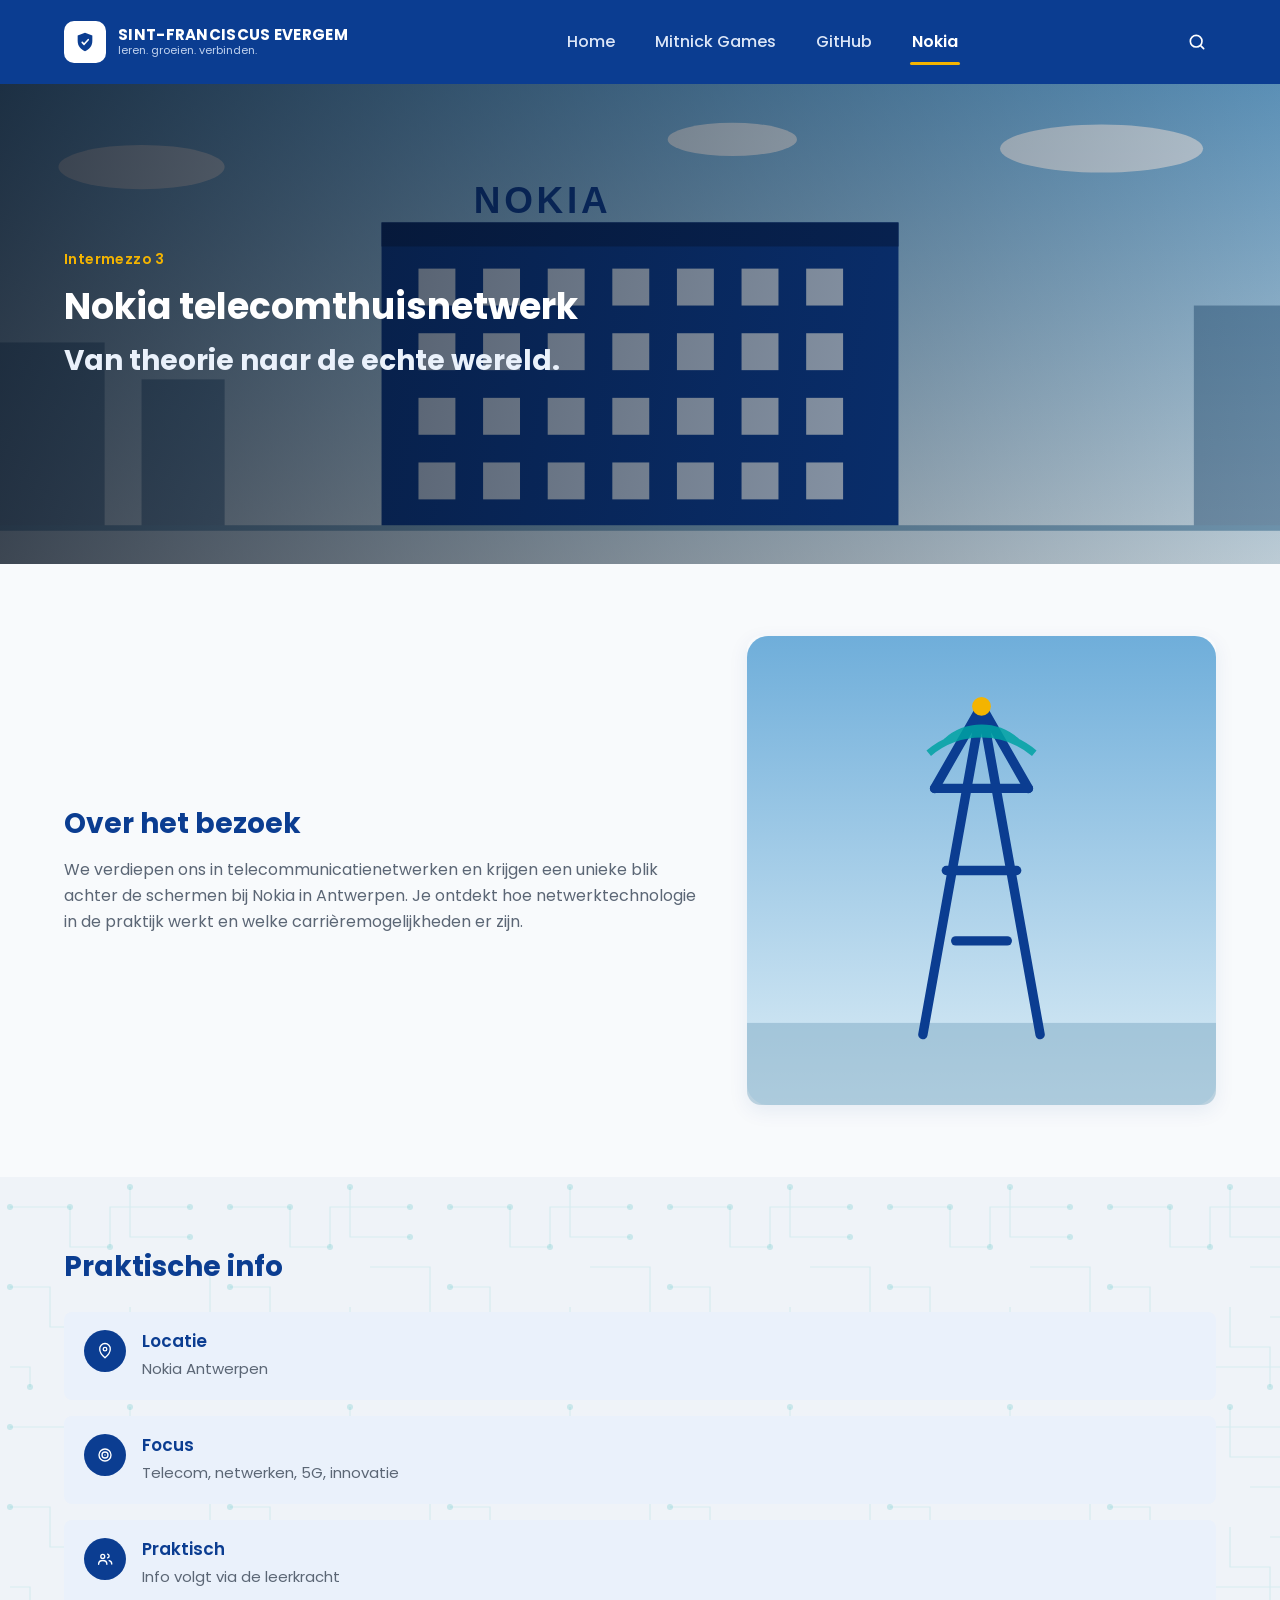
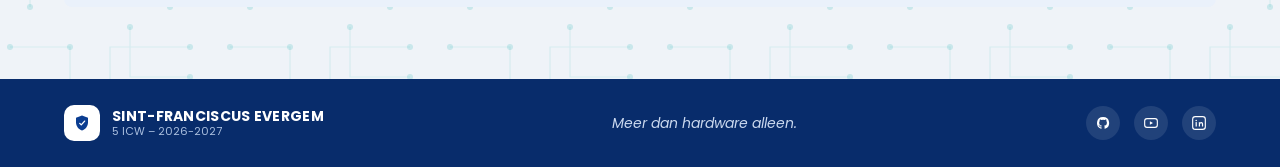
<file: website/nokia.html>
<!DOCTYPE html>
<html lang="nl">
<head>
<meta charset="UTF-8">
<meta name="viewport" content="width=device-width, initial-scale=1.0">
<title>Nokia telecomthuisnetwerk | Sint-Franciscus Evergem</title>
<meta name="description" content="Nokia telecomthuisnetwerk: van theorie naar de echte wereld. Een bezoek aan Nokia in Antwerpen over telecom, netwerken, 5G en innovatie.">
<link rel="preconnect" href="https://fonts.googleapis.com">
<link rel="preconnect" href="https://fonts.gstatic.com" crossorigin>
<link href="https://fonts.googleapis.com/css2?family=Poppins:wght@400;500;600;700&display=swap" rel="stylesheet">
<link rel="stylesheet" href="assets/css/style.css">
</head>
<body>
<a class="skip-link" href="#main">Ga naar de inhoud</a>

<header class="site-header">
  <div class="container">
    <a class="brand" href="index.html">
      <span class="brand-mark" aria-hidden="true">
        <svg width="22" height="22" viewBox="0 0 24 24" fill="none" xmlns="http://www.w3.org/2000/svg">
          <path d="M12 2L4 5v6c0 5.2 3.4 9.4 8 11 4.6-1.6 8-5.8 8-11V5l-8-3z" fill="#0B3D91"/>
          <path d="M9 12.5l2 2 4.5-5" stroke="#FFFFFF" stroke-width="1.8" stroke-linecap="round" stroke-linejoin="round"/>
        </svg>
      </span>
      <span class="brand-text">
        <span class="brand-name">SINT-FRANCISCUS EVERGEM</span>
        <span class="brand-tagline">leren. groeien. verbinden.</span>
      </span>
    </a>

    <nav class="main-nav" id="main-nav" aria-label="Hoofdnavigatie">
      <ul>
        <li><a href="index.html">Home</a></li>
        <li><a href="mitnick.html">Mitnick Games</a></li>
        <li><a href="github.html">GitHub</a></li>
        <li><a href="nokia.html" aria-current="page">Nokia</a></li>
      </ul>
    </nav>

    <div class="header-actions">
      <span class="icon-btn" aria-hidden="true">
        <svg width="20" height="20" viewBox="0 0 24 24" fill="none" xmlns="http://www.w3.org/2000/svg">
          <circle cx="11" cy="11" r="7" stroke="currentColor" stroke-width="2"/>
          <path d="M20 20L16.65 16.65" stroke="currentColor" stroke-width="2" stroke-linecap="round"/>
        </svg>
      </span>
      <button class="nav-toggle" id="nav-toggle" aria-expanded="false" aria-controls="main-nav" aria-label="Menu openen">
        <span></span><span></span><span></span>
      </button>
    </div>
  </div>
</header>

<main id="main">

  <section class="hero hero-nokia">
    <div class="container hero-inner">
      <div class="hero-content">
        <span class="hero-eyebrow">Intermezzo 3</span>
        <h1>Nokia telecomthuisnetwerk</h1>
        <p class="hero-tagline">Van theorie naar de echte wereld.</p>
      </div>
    </div>
  </section>

  <section class="section">
    <div class="container about-grid">
      <div class="about-text">
        <h2>Over het bezoek</h2>
        <p>We verdiepen ons in telecommunicatienetwerken en krijgen een unieke blik achter de schermen bij Nokia in Antwerpen. Je ontdekt hoe netwerktechnologie in de praktijk werkt en welke carrièremogelijkheden er zijn.</p>
      </div>
      <div class="about-media">
        <img src="assets/images/about-nokia.svg" alt="Illustratie van een telecommast tegen een blauwe lucht">
      </div>
    </div>
  </section>

  <section class="section section-alt">
    <div class="container">
      <div class="block-heading">
        <h2>Praktische info</h2>
      </div>

      <div class="info-boxes">
        <div class="info-box">
          <span class="icon-badge" aria-hidden="true">
            <svg width="18" height="18" viewBox="0 0 24 24" fill="none" xmlns="http://www.w3.org/2000/svg">
              <path d="M12 21s-7-6.1-7-11.5A7 7 0 0112 2a7 7 0 017 7.5C19 14.9 12 21 12 21z" stroke="#FFFFFF" stroke-width="1.8" stroke-linejoin="round"/>
              <circle cx="12" cy="9.5" r="2.4" stroke="#FFFFFF" stroke-width="1.8"/>
            </svg>
          </span>
          <div>
            <h3>Locatie</h3>
            <p>Nokia Antwerpen</p>
          </div>
        </div>

        <div class="info-box">
          <span class="icon-badge" aria-hidden="true">
            <svg width="18" height="18" viewBox="0 0 24 24" fill="none" xmlns="http://www.w3.org/2000/svg">
              <circle cx="12" cy="12" r="8" stroke="#FFFFFF" stroke-width="1.8"/>
              <circle cx="12" cy="12" r="4" stroke="#FFFFFF" stroke-width="1.8"/>
              <circle cx="12" cy="12" r="0.9" fill="#FFFFFF"/>
            </svg>
          </span>
          <div>
            <h3>Focus</h3>
            <p>Telecom, netwerken, 5G, innovatie</p>
          </div>
        </div>

        <div class="info-box">
          <span class="icon-badge" aria-hidden="true">
            <svg width="18" height="18" viewBox="0 0 24 24" fill="none" xmlns="http://www.w3.org/2000/svg">
              <circle cx="9" cy="8.5" r="2.6" stroke="#FFFFFF" stroke-width="1.8"/>
              <path d="M3.5 19c0-3 2.5-5 5.5-5s5.5 2 5.5 5" stroke="#FFFFFF" stroke-width="1.8" stroke-linecap="round"/>
              <path d="M15.5 5.5a2.6 2.6 0 010 5.05M17.5 14.2c2.3.4 3.5 2 3.5 4.6" stroke="#FFFFFF" stroke-width="1.8" stroke-linecap="round"/>
            </svg>
          </span>
          <div>
            <h3>Praktisch</h3>
            <p>Info volgt via de leerkracht</p>
          </div>
        </div>
      </div>
    </div>
  </section>

</main>

<footer class="site-footer">
  <div class="container">
    <a class="footer-brand" href="index.html">
      <span class="brand-mark" aria-hidden="true">
        <svg width="18" height="18" viewBox="0 0 24 24" fill="none" xmlns="http://www.w3.org/2000/svg">
          <path d="M12 2L4 5v6c0 5.2 3.4 9.4 8 11 4.6-1.6 8-5.8 8-11V5l-8-3z" fill="#0B3D91"/>
          <path d="M9 12.5l2 2 4.5-5" stroke="#FFFFFF" stroke-width="1.8" stroke-linecap="round" stroke-linejoin="round"/>
        </svg>
      </span>
      <span class="brand-text">
        <span class="brand-name">SINT-FRANCISCUS EVERGEM</span>
        <span class="brand-tagline">5 ICW – 2026-2027</span>
      </span>
    </a>

    <p class="footer-tagline">Meer dan hardware alleen.</p>

    <div class="footer-social">
      <a href="https://github.com" target="_blank" rel="noopener" aria-label="GitHub van 5 ICW">
        <svg width="16" height="16" viewBox="0 0 24 24" fill="none" xmlns="http://www.w3.org/2000/svg" aria-hidden="true">
          <path d="M12 3a9 9 0 00-2.85 17.54c.45.08.61-.2.61-.44v-1.7c-2.5.55-3.03-1.07-3.03-1.07-.41-1.05-1-1.33-1-1.33-.82-.56.06-.55.06-.55.9.06 1.38.93 1.38.93.8 1.38 2.11.98 2.62.75.08-.58.31-.98.57-1.21-2-.23-4.1-1-4.1-4.46 0-.99.35-1.79.93-2.42-.09-.23-.4-1.15.09-2.4 0 0 .76-.25 2.5.92a8.5 8.5 0 014.55 0c1.73-1.17 2.5-.92 2.5-.92.49 1.25.18 2.17.09 2.4.58.63.93 1.43.93 2.42 0 3.47-2.11 4.23-4.12 4.45.32.28.61.85.61 1.7v2.52c0 .24.16.53.62.44A9 9 0 0012 3z" fill="currentColor"/>
        </svg>
      </a>
      <a href="https://youtube.com" target="_blank" rel="noopener" aria-label="YouTube van 5 ICW">
        <svg width="16" height="16" viewBox="0 0 24 24" fill="none" xmlns="http://www.w3.org/2000/svg" aria-hidden="true">
          <rect x="2.5" y="5.5" width="19" height="13" rx="3.5" stroke="currentColor" stroke-width="1.7"/>
          <path d="M10.3 9.3v5.4l4.7-2.7-4.7-2.7z" fill="currentColor"/>
        </svg>
      </a>
      <a href="https://linkedin.com" target="_blank" rel="noopener" aria-label="LinkedIn van 5 ICW">
        <svg width="16" height="16" viewBox="0 0 24 24" fill="none" xmlns="http://www.w3.org/2000/svg" aria-hidden="true">
          <rect x="2.5" y="2.5" width="19" height="19" rx="4" stroke="currentColor" stroke-width="1.7"/>
          <circle cx="7.8" cy="8.2" r="1.15" fill="currentColor"/>
          <rect x="6.9" y="10.6" width="1.8" height="6.7" fill="currentColor"/>
          <path d="M11.2 10.6h1.8v1c.5-.75 1.3-1.2 2.3-1.2 1.9 0 2.9 1.25 2.9 3.35v3.55h-1.8v-3.2c0-1-.4-1.7-1.35-1.7-.75 0-1.2.5-1.4 1-.07.18-.09.42-.09.66v3.24h-1.8c0-.02.02-6.08 0-6.7z" fill="currentColor"/>
        </svg>
      </a>
    </div>
  </div>
</footer>

<script src="assets/js/main.js"></script>
</body>
</html>
</file>
<file: website/assets/css/style.css>
/* =========================================================
   Sint-Franciscus Evergem — Intermezzo's 5 Hardware (ICW)
   Shared stylesheet for index.html, mitnick.html, github.html, nokia.html
   ========================================================= */

/* ---------- Design tokens ---------- */
:root {
  --color-primary: #0B3D91;      /* Donkerblauw */
  --color-primary-dark: #082C6B;
  --color-secondary: #00A3A3;    /* Teal */
  --color-accent: #F4B400;       /* Geel */
  --color-accent-dark: #C79000;
  --color-bg: #F8FAFC;           /* Lichtgrijs */
  --color-surface: #FFFFFF;
  --color-text: #1F2937;         /* Donkergrijs */
  --color-text-muted: #5B6675;
  --color-border: #E3E8EF;
  --color-info-bg: #EAF1FB;

  --font-body: "Poppins", "Segoe UI", Arial, sans-serif;

  --fs-h1: 36px;
  --fs-h2: 28px;
  --fs-h3: 20px;
  --fs-body: 16px;
  --fs-menu: 16px;
  --fs-small: 14px;

  --radius-sm: 8px;
  --radius-md: 14px;
  --radius-pill: 999px;

  --shadow-card: 0 6px 20px rgba(11, 61, 145, 0.08);
  --shadow-card-hover: 0 12px 28px rgba(11, 61, 145, 0.14);

  --container-width: 1200px;
  --header-height: 84px;
}

/* ---------- Reset ---------- */
*,
*::before,
*::after { box-sizing: border-box; }

html { scroll-behavior: smooth; }

body {
  margin: 0;
  font-family: var(--font-body);
  font-size: var(--fs-body);
  font-weight: 400;
  line-height: 1.65;
  color: var(--color-text);
  background: var(--color-bg);
  -webkit-font-smoothing: antialiased;
  overflow-x: hidden;
}

img { max-width: 100%; display: block; }

a {
  color: inherit;
  text-decoration: none;
}

ul { list-style: none; margin: 0; padding: 0; }

h1, h2, h3, p { margin: 0; }

h1 {
  font-size: var(--fs-h1);
  font-weight: 700;
  line-height: 1.2;
}

h2 {
  font-size: var(--fs-h2);
  font-weight: 700;
  line-height: 1.25;
  color: var(--color-primary);
}

h3 {
  font-size: var(--fs-h3);
  font-weight: 600;
  line-height: 1.35;
  color: var(--color-primary);
}

button { font-family: inherit; }

/* visible keyboard focus */
a:focus-visible,
button:focus-visible {
  outline: 3px solid var(--color-secondary);
  outline-offset: 2px;
  border-radius: 4px;
}

.container {
  width: 100%;
  max-width: var(--container-width);
  margin-inline: auto;
  padding-inline: 24px;
}

.skip-link {
  position: absolute;
  left: -9999px;
  top: 0;
  background: var(--color-accent);
  color: var(--color-primary-dark);
  font-weight: 600;
  padding: 10px 18px;
  z-index: 200;
  border-radius: 0 0 var(--radius-sm) 0;
}
.skip-link:focus { left: 0; }

/* ---------- Buttons ---------- */
.btn {
  display: inline-flex;
  align-items: center;
  gap: 8px;
  font-family: var(--font-body);
  font-weight: 600;
  font-size: var(--fs-body);
  padding: 14px 26px;
  border-radius: var(--radius-sm);
  border: 2px solid transparent;
  cursor: pointer;
  transition: transform 0.15s ease, box-shadow 0.15s ease, background-color 0.15s ease;
  white-space: nowrap;
}

.btn-primary {
  background: var(--color-primary);
  color: #FFFFFF;
}
.btn-primary:hover { background: var(--color-primary-dark); }

.btn-secondary {
  background: transparent;
  color: var(--color-primary);
  border-color: var(--color-secondary);
}
.btn-secondary:hover { background: rgba(0, 163, 163, 0.08); }

.btn-accent {
  background: var(--color-accent);
  color: #1A2233;
}
.btn-accent:hover { background: var(--color-accent-dark); transform: translateY(-1px); }

.link-arrow {
  display: inline-flex;
  align-items: center;
  gap: 6px;
  color: var(--color-secondary);
  font-weight: 600;
  font-size: var(--fs-small);
}
.link-arrow svg { transition: transform 0.15s ease; }
.link-arrow:hover svg { transform: translateX(4px); }

/* =========================================================
   Header
   ========================================================= */
.site-header {
  position: sticky;
  top: 0;
  z-index: 100;
  background: var(--color-primary);
  height: var(--header-height);
}

.site-header .container {
  height: 100%;
  display: flex;
  align-items: center;
  justify-content: space-between;
  gap: 24px;
}

.brand {
  display: flex;
  align-items: center;
  gap: 12px;
  color: #FFFFFF;
}

.brand-mark {
  width: 42px;
  height: 42px;
  border-radius: 10px;
  background: #FFFFFF;
  display: flex;
  align-items: center;
  justify-content: center;
  flex-shrink: 0;
}

.brand-text { line-height: 1.2; }
.brand-name {
  display: block;
  font-weight: 700;
  font-size: 15px;
  letter-spacing: 0.3px;
}
.brand-tagline {
  display: block;
  font-size: 11px;
  font-weight: 400;
  color: #BFD1EE;
}

.main-nav ul {
  display: flex;
  align-items: center;
  gap: 36px;
}

.main-nav a {
  position: relative;
  color: #DCE6F7;
  font-weight: 500;
  font-size: var(--fs-menu);
  padding: 8px 2px;
}

.main-nav a:hover { color: #FFFFFF; }

.main-nav a[aria-current="page"] {
  color: #FFFFFF;
  font-weight: 600;
}

.main-nav a[aria-current="page"]::after {
  content: "";
  position: absolute;
  left: 0;
  right: 0;
  bottom: -4px;
  height: 3px;
  border-radius: 2px;
  background: var(--color-accent);
}

.header-actions {
  display: flex;
  align-items: center;
  gap: 18px;
}

.icon-btn {
  display: inline-flex;
  align-items: center;
  justify-content: center;
  width: 38px;
  height: 38px;
  color: #FFFFFF;
  background: transparent;
  border: none;
}

.nav-toggle {
  display: none;
  flex-direction: column;
  gap: 5px;
  padding: 8px;
}
.nav-toggle span {
  width: 24px;
  height: 2px;
  background: #FFFFFF;
  border-radius: 2px;
}

/* =========================================================
   Hero
   ========================================================= */
.hero {
  position: relative;
  color: #FFFFFF;
  background-size: cover;
  background-position: center;
  overflow: hidden;
}

.hero::before {
  content: "";
  position: absolute;
  inset: 0;
  background: linear-gradient(100deg, rgba(5, 12, 25, 0.78) 0%, rgba(5, 12, 25, 0.42) 55%, rgba(5, 12, 25, 0.15) 100%);
}

.hero-home { background-image: url("../images/hero-home.svg"); }
.hero-mitnick { background-image: url("../images/hero-mitnick.svg"); }
.hero-github { background-image: url("../images/hero-github.svg"); }
.hero-nokia { background-image: url("../images/hero-nokia.svg"); }

.hero-inner {
  position: relative;
  z-index: 2;
  display: flex;
  align-items: center;
  justify-content: space-between;
  gap: 40px;
  min-height: 480px;
  padding-block: 56px;
}

.hero-content { max-width: 620px; }

.hero-eyebrow {
  display: inline-block;
  font-size: var(--fs-small);
  font-weight: 600;
  color: var(--color-accent);
  letter-spacing: 0.4px;
  margin-bottom: 14px;
}

.hero-content h1 { margin-bottom: 10px; }

.hero-tagline {
  font-size: var(--fs-h2);
  font-weight: 700;
  color: #EAF1FB;
  margin-bottom: 18px;
}

.hero-text {
  font-size: var(--fs-body);
  color: #D7E2F3;
  max-width: 500px;
  margin-bottom: 30px;
}

.hero-sidelist {
  display: flex;
  flex-direction: column;
  align-items: flex-end;
  gap: 14px;
  flex-shrink: 0;
}

.hero-sidelist span {
  font-size: 15px;
  font-weight: 600;
  letter-spacing: 3px;
  color: rgba(255, 255, 255, 0.75);
  text-align: right;
}

/* =========================================================
   Section spacing & intro
   ========================================================= */
.section { padding-block: 72px; }
.section-tight { padding-block: 56px; }
.section-alt {
  background-color: #EFF3F8;
  background-image: url("../media/circuit-pattern.svg");
  background-repeat: repeat;
  background-size: 220px 220px;
}

.section-intro {
  max-width: 640px;
  margin: 0 auto 40px;
  text-align: center;
}
.section-intro p {
  color: var(--color-text-muted);
  margin-top: 10px;
}

.block-heading { margin-bottom: 28px; }

/* =========================================================
   Cards (home page highlights)
   ========================================================= */
.card-grid {
  display: grid;
  grid-template-columns: repeat(3, 1fr);
  gap: 28px;
}

.card {
  background: var(--color-surface);
  border-radius: var(--radius-md);
  overflow: hidden;
  box-shadow: var(--shadow-card);
  transition: box-shadow 0.2s ease, transform 0.2s ease;
  display: flex;
  flex-direction: column;
}
.card:hover { box-shadow: var(--shadow-card-hover); transform: translateY(-3px); }

.card-media { aspect-ratio: 3 / 2; overflow: hidden; }
.card-media img { width: 100%; height: 100%; object-fit: cover; }

.card-body {
  padding: 22px 24px 26px;
  display: flex;
  flex-direction: column;
  gap: 10px;
  flex: 1;
}

.card-body h3 { margin-bottom: 0; }
.card-body p {
  color: var(--color-text-muted);
  font-size: 15px;
  flex: 1;
}

/* =========================================================
   Quote
   ========================================================= */
.quote-section {
  background: #EFF3F8;
  padding-block: 56px;
  text-align: center;
}
.quote-mark {
  font-size: 48px;
  color: var(--color-secondary);
  line-height: 1;
  margin-bottom: 6px;
}
blockquote {
  margin: 0 auto;
  max-width: 620px;
  font-size: 22px;
  font-weight: 500;
  font-style: italic;
  color: var(--color-primary-dark);
}
.quote-cite {
  display: inline-block;
  margin-top: 18px;
  font-size: var(--fs-small);
  font-style: normal;
  color: var(--color-text-muted);
}
.quote-rule {
  width: 46px;
  height: 3px;
  background: var(--color-secondary);
  border-radius: 2px;
  margin: 14px auto 0;
}

/* =========================================================
   Content sections (about blocks used on sub-pages)
   ========================================================= */
.about-grid {
  display: grid;
  grid-template-columns: 1.15fr 0.85fr;
  gap: 48px;
  align-items: center;
}

.about-text h2 { margin-bottom: 16px; }
.about-text p { color: var(--color-text-muted); }

.about-media {
  border-radius: var(--radius-md);
  overflow: hidden;
  box-shadow: var(--shadow-card);
}

/* =========================================================
   Wall of Fame (mitnick.html)
   ========================================================= */
.section-heading {
  display: flex;
  align-items: center;
  gap: 12px;
  margin-bottom: 26px;
}
.section-heading .icon-badge {
  width: 40px;
  height: 40px;
  border-radius: 50%;
  background: var(--color-accent);
  display: flex;
  align-items: center;
  justify-content: center;
  flex-shrink: 0;
}

.wall-of-fame {
  background: var(--color-surface);
  border-radius: var(--radius-md);
  box-shadow: var(--shadow-card);
  overflow: hidden;
}

.wof-row {
  display: grid;
  grid-template-columns: 110px 1fr;
  align-items: center;
  padding: 20px 26px;
  gap: 18px;
}
.wof-row + .wof-row { border-top: 1px solid var(--color-border); }

.wof-year {
  font-size: 22px;
  font-weight: 700;
  color: var(--color-primary);
}
.wof-name { font-weight: 500; }

/* =========================================================
   Topics grid (github.html)
   ========================================================= */
.topics-grid {
  display: grid;
  grid-template-columns: repeat(2, 1fr);
  gap: 16px 32px;
}

.topic-item {
  display: flex;
  align-items: center;
  gap: 14px;
  background: var(--color-surface);
  border-radius: var(--radius-sm);
  padding: 14px 18px;
  box-shadow: var(--shadow-card);
}

.topic-number {
  width: 30px;
  height: 30px;
  border-radius: 50%;
  background: var(--color-secondary);
  color: #FFFFFF;
  font-weight: 700;
  font-size: 14px;
  display: flex;
  align-items: center;
  justify-content: center;
  flex-shrink: 0;
}

.topic-item span:last-child { font-weight: 500; }

/* =========================================================
   Info boxes (nokia.html)
   ========================================================= */
.info-boxes {
  display: flex;
  flex-direction: column;
  gap: 16px;
}

.info-box {
  display: flex;
  align-items: flex-start;
  gap: 16px;
  background: var(--color-info-bg);
  border-radius: var(--radius-sm);
  padding: 18px 20px;
}

.info-box .icon-badge {
  width: 42px;
  height: 42px;
  border-radius: 50%;
  background: var(--color-primary);
  display: flex;
  align-items: center;
  justify-content: center;
  flex-shrink: 0;
}

.info-box h3 { margin-bottom: 4px; font-size: 17px; }
.info-box p { color: var(--color-text-muted); font-size: 15px; }

/* =========================================================
   Footer
   ========================================================= */
.site-footer {
  background: var(--color-primary-dark);
  color: #FFFFFF;
  padding-block: 26px;
}

.site-footer .container {
  display: flex;
  align-items: center;
  justify-content: space-between;
  flex-wrap: wrap;
  gap: 16px;
}

.footer-brand {
  display: flex;
  align-items: center;
  gap: 12px;
}
.footer-brand .brand-mark { width: 36px; height: 36px; }
.footer-brand .brand-name { font-size: 14px; }
.footer-brand .brand-tagline { font-size: 11px; color: #A9BEDE; }

.footer-tagline {
  font-size: var(--fs-small);
  color: #CBD9EF;
  font-style: italic;
}

.footer-social { display: flex; gap: 14px; }
.footer-social a {
  width: 34px;
  height: 34px;
  border-radius: 50%;
  background: rgba(255, 255, 255, 0.1);
  display: flex;
  align-items: center;
  justify-content: center;
  color: #FFFFFF;
  transition: background-color 0.15s ease;
}
.footer-social a:hover { background: var(--color-secondary); }

/* =========================================================
   Responsive
   ========================================================= */

/* Tablet */
@media (max-width: 1024px) {
  :root { --fs-h1: 32px; --fs-h2: 24px; }

  .card-grid { grid-template-columns: 1fr 1fr; }
  .card:last-child { grid-column: 1 / -1; }

  .about-grid { grid-template-columns: 1fr; }
  .about-media { max-width: 420px; }

  .hero-sidelist { display: none; }

  .main-nav ul { gap: 24px; }
}

/* Mobile */
@media (max-width: 640px) {
  :root {
    --fs-h1: 28px;
    --fs-h2: 22px;
    --fs-h3: 18px;
    --header-height: 68px;
  }

  .container { padding-inline: 18px; }

  .nav-toggle { display: inline-flex; }

  .main-nav {
    position: absolute;
    top: var(--header-height);
    left: 0;
    right: 0;
    background: var(--color-primary);
    max-height: 0;
    overflow: hidden;
    transition: max-height 0.25s ease;
  }
  .main-nav.is-open { max-height: 320px; }
  .main-nav ul {
    flex-direction: column;
    align-items: flex-start;
    gap: 0;
    padding: 8px 24px 20px;
  }
  .main-nav li { width: 100%; }
  .main-nav a {
    display: block;
    padding: 12px 0;
    width: 100%;
  }
  .main-nav a[aria-current="page"]::after { bottom: 6px; height: 2px; }

  .hero-inner { min-height: 0; padding-block: 40px; flex-direction: column; align-items: flex-start; }
  .hero-text { margin-bottom: 24px; }

  .section { padding-block: 48px; }

  .card-grid { grid-template-columns: 1fr; }
  .card:last-child { grid-column: auto; }

  .topics-grid { grid-template-columns: 1fr; }

  .wof-row { grid-template-columns: 80px 1fr; padding: 16px 20px; }

  .site-footer .container { flex-direction: column; text-align: center; }
}
</file>
<file: website/style.css>
:root {
    --bg: #0a0d0a;
    --bg-panel: #10140f;
    --line: #263429;
    --phosphor: #37ff8b;
    --phosphor-dim: #1f8a52;
    --amber: #ffb02e;
    --paper: #e9e7dd;
    --paper-dim: #9aa79c;
    --stamp-red: #c23b3b;
    --mono: "IBM Plex Mono", "Courier New", monospace;
  }

  * { box-sizing: border-box; }

  html { scroll-behavior: smooth; }

  body {
    margin: 0;
    background: var(--bg);
    color: var(--paper);
    font-family: var(--mono);
    font-size: 16px;
    line-height: 1.6;
  }

  ::selection { background: var(--phosphor); color: #05170c; }

  a { color: var(--phosphor); }

  .scanlines {
    pointer-events: none;
    position: fixed;
    inset: 0;
    background: repeating-linear-gradient(
      to bottom,
      rgba(255,255,255,0.018) 0px,
      rgba(255,255,255,0.018) 1px,
      transparent 1px,
      transparent 3px
    );
    z-index: 50;
    mix-blend-mode: overlay;
  }

  .wrap {
    max-width: 880px;
    margin: 0 auto;
    padding: 0 24px;
  }

  /* ---------- HERO ---------- */

  header.hero {
    position: relative;
    padding: 72px 0 56px;
    border-bottom: 1px solid var(--line);
    overflow: hidden;
  }

  .boot-line {
    color: var(--phosphor-dim);
    font-size: 13px;
    letter-spacing: 0.02em;
    margin: 0 0 6px;
  }

  .boot-line .cursor {
    display: inline-block;
    width: 8px;
    height: 14px;
    background: var(--phosphor);
    margin-left: 4px;
    animation: blink 1s steps(1) infinite;
    vertical-align: -2px;
  }

  @keyframes blink { 50% { opacity: 0; } }

  .case-id {
    color: var(--paper-dim);
    font-size: 13px;
    margin-bottom: 28px;
  }

  h1.name {
    font-size: clamp(2.4rem, 6vw, 4.2rem);
    margin: 0 0 8px;
    color: var(--paper);
    letter-spacing: -0.01em;
    line-height: 1.02;
  }

  .alias {
    color: var(--amber);
    font-size: 1rem;
    margin: 0 0 28px;
  }

  .dates {
    color: var(--paper-dim);
    font-size: 0.95rem;
  }

  .stamp {
    position: absolute;
    top: 64px;
    right: 24px;
    border: 3px solid var(--stamp-red);
    color: var(--stamp-red);
    padding: 8px 14px;
    font-size: 13px;
    font-weight: 700;
    letter-spacing: 0.08em;
    transform: rotate(8deg);
    opacity: 0.85;
    border-radius: 2px;
  }

  @media (max-width: 640px) {
    .stamp { position: static; display: inline-block; margin-top: 24px; transform: rotate(-3deg); }
  }

  .dek {
    max-width: 62ch;
    color: var(--paper-dim);
    font-size: 1.02rem;
    margin-top: 24px;
  }

  /* ---------- SECTION SCAFFOLDING ---------- */

  section {
    padding: 64px 0;
    border-bottom: 1px solid var(--line);
  }

  .section-tag {
    color: var(--phosphor-dim);
    font-size: 13px;
    margin: 0 0 6px;
  }

  h2 {
    font-size: clamp(1.5rem, 3.4vw, 2.1rem);
    margin: 0 0 28px;
    color: var(--paper);
    font-weight: 500;
  }

  p { color: var(--paper); max-width: 68ch; }
  p.muted { color: var(--paper-dim); }

  /* ---------- GAMES GRID ---------- */

  .games {
    display: grid;
    grid-template-columns: 1fr;
    gap: 1px;
    background: var(--line);
    border: 1px solid var(--line);
  }

  .game-card {
    background: var(--bg-panel);
    padding: 28px 28px 30px;
  }

  .game-card .kicker {
    color: var(--amber);
    font-size: 12px;
    letter-spacing: 0.03em;
    margin-bottom: 10px;
  }

  .game-card h3 {
    margin: 0 0 12px;
    font-size: 1.25rem;
    color: var(--paper);
    font-weight: 500;
  }

  .game-card p { font-size: 0.96rem; color: var(--paper-dim); margin: 0 0 10px; }
  .game-card p:last-child { margin-bottom: 0; }

  /* ---------- TIMELINE ---------- */

  .timeline {
    border-left: 2px solid var(--line);
    margin-left: 6px;
    padding-left: 28px;
  }

  .tl-item {
    position: relative;
    padding-bottom: 34px;
  }

  .tl-item:last-child { padding-bottom: 0; }

  .tl-item::before {
    content: "";
    position: absolute;
    left: -33px;
    top: 4px;
    width: 9px;
    height: 9px;
    background: var(--phosphor);
    border-radius: 50%;
    box-shadow: 0 0 8px rgba(55,255,139,0.6);
  }

  .tl-year {
    color: var(--phosphor);
    font-size: 0.85rem;
    margin-bottom: 4px;
  }

  .tl-item h4 {
    margin: 0 0 6px;
    font-size: 1.05rem;
    color: var(--paper);
    font-weight: 500;
  }

  .tl-item p { font-size: 0.95rem; color: var(--paper-dim); margin: 0; }

  /* ---------- LEGACY ---------- */

  .legacy-list {
    list-style: none;
    padding: 0;
    margin: 0;
    display: grid;
    gap: 18px;
  }

  .legacy-list li {
    padding-left: 24px;
    position: relative;
    color: var(--paper-dim);
    font-size: 0.97rem;
    max-width: 66ch;
  }

  .legacy-list li::before {
    content: ">";
    position: absolute;
    left: 0;
    color: var(--phosphor);
  }

  .legacy-list strong { color: var(--paper); font-weight: 500; }

  /* ---------- FOOTER ---------- */

  footer {
    padding: 40px 0 60px;
  }

  footer p {
    color: var(--paper-dim);
    font-size: 0.82rem;
    max-width: 60ch;
  }

  footer .prompt {
    color: var(--phosphor-dim);
    font-size: 0.82rem;
    margin-top: 18px;
  }

  @media (prefers-reduced-motion: reduce) {
    .boot-line .cursor { animation: none; }
  }
</file>
